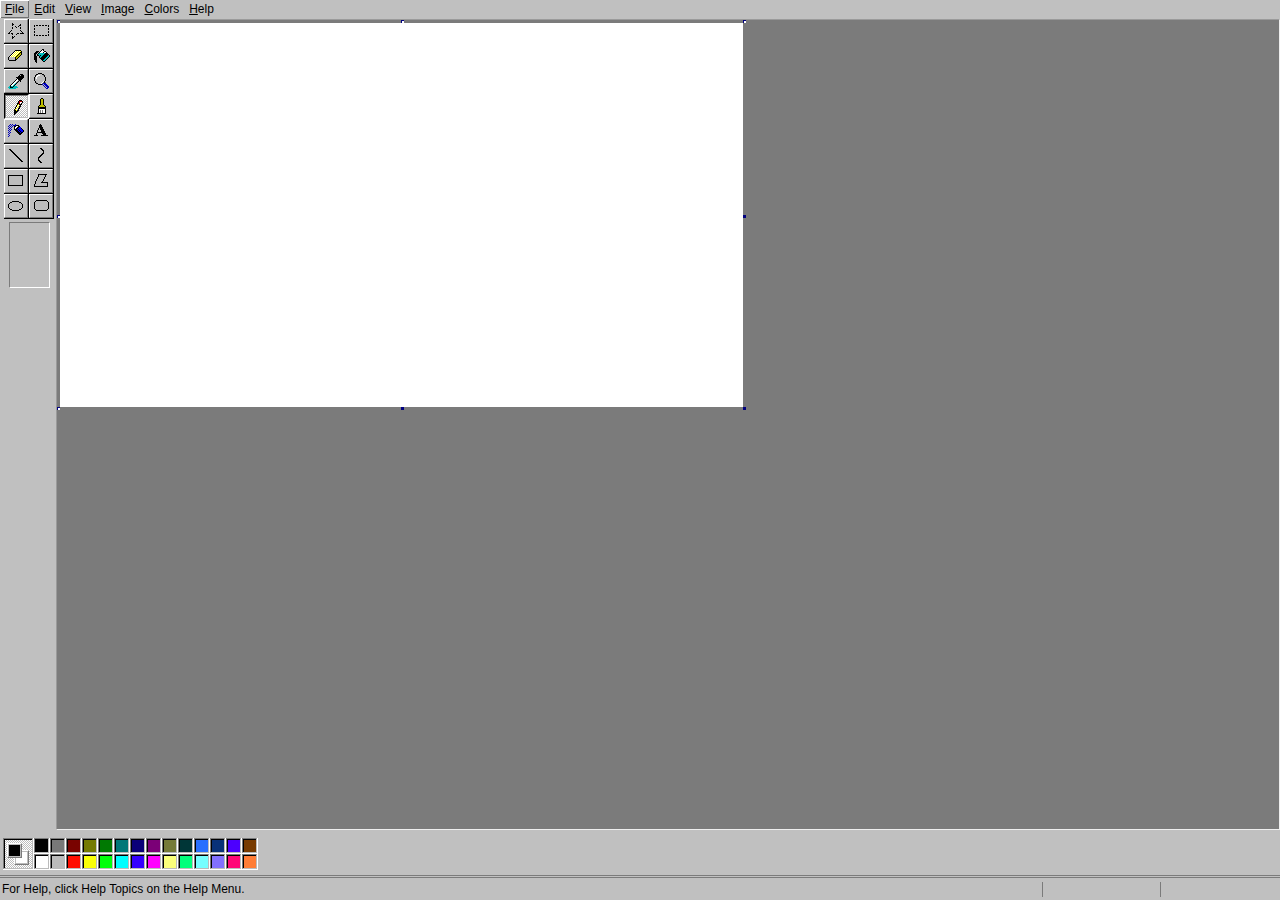
<file: res/plugins/Mspaint/index.html>
<!doctype html>
<html>
<head>
<meta charset="utf-8">
<title>Tim Chan's Mspaint</title>

<link href="styles/normalize.css" rel="stylesheet" type="text/css">
<link href="styles/layout.css" rel="stylesheet" type="text/css">
<link href="styles/print.css" rel="stylesheet" type="text/css" media="print">

<script>
	(function(){
		var default_theme = "classic.css";
		var theme_storage_key = "jspaint theme";

		var href_for = function(theme){
			return "styles/themes/" + theme;
		};
		try{
			var current_theme = localStorage[theme_storage_key];
		}catch(e){}

		current_theme = current_theme || default_theme;
		document.write('<link rel="stylesheet" type="text/css" href="' + href_for(current_theme) + '" id="theme-link" />');

		var theme_link = document.getElementById("theme-link");
		var theme_style = document.createElement("style");

		self.set_theme = function(theme){
			current_theme = theme;
			var can_probably_refresh_to_switch = true;
			try{
				localStorage[theme_storage_key] = theme;
			}catch(e){
				can_probably_refresh_to_switch = false;
			}
			fetch(href_for(theme))
			.catch(function(err){
				show_error_message(
					"Failed to load theme." +
					(can_probably_refresh_to_switch ? " You can probably reload the app to finish switching themes." : ""),
					err
				);
			})
			// I'm gonna tell a funny joke, just wait..
			.then(function(response) {
				// Q: Why is this a separate step?
				// A: Because response.text() returns a Promise!
				// XD: 馃槀馃槀馃槀 WHO DID THIS 馃槀馃槀馃槀馃槀 XD
				return response.text();
			})
			.then(function(css) {
				if(theme_link){
					theme_link.parentElement.removeChild(theme_link);
					theme_link = null;
				}
				theme_style.textContent = css;
				document.head.appendChild(theme_style);
				$(window).triggerHandler("theme-load");
			});
		};
		self.get_theme = function(){
			return current_theme;
		};
	})();
</script>

<link rel="icon" href="images/icons/16.png" sizes="16x16" type="image/png">
<link rel="icon" href="images/icons/32.png" sizes="32x32" type="image/png">
<link rel="icon" href="images/icons/48.png" sizes="48x48" type="image/png">
<link rel="icon" href="images/icons/128.png" sizes="128x128" type="image/png">
<link rel="icon" href="images/icons/windows.ico" sizes="16x16,32x32,48x48" type="image/icon">
<meta name="viewport" content="width=device-width, user-scalable=no">
</head>
<body>
<script src="lib/jquery.min.js"></script>
<script src="lib/pep.js"></script>
<script src="lib/canvas.toBlob.js"></script>
<script src="lib/gif.js/gif.js"></script>
<script src="lib/palette.js"></script>
<script src="lib/FileSaver.js"></script>
<script src="lib/font-detective.js"></script>
<script src="src/helpers.js"></script>
<script src="src/storage.js"></script>
<script src="src/$Component.js"></script>
<script src="src/$Window.js"></script>
<script src="src/$MenuBar.js"></script>
<script src="src/$ToolBox.js"></script>
<script src="src/$ColorBox.js"></script>
<script src="src/$FontBox.js"></script>
<script src="src/$Handles.js"></script>
<script src="src/OnCanvasObject.js"></script>
<script src="src/Selection.js"></script>
<script src="src/TextBox.js"></script>
<script src="src/image-manipulation.js"></script>
<script src="src/tool-options.js"></script>
<script src="src/tools.js"></script>
<script src="src/functions.js"></script>
<script src="src/manage-storage.js"></script>
<script src="src/imgur.js"></script>
<script src="src/help.js"></script>
<script src="src/app.js"></script>
<script src="src/menus.js"></script>
<script src="src/canvas-change.js"></script>
<script src="src/sessions.js"></script>
</body>
</html>
</file>
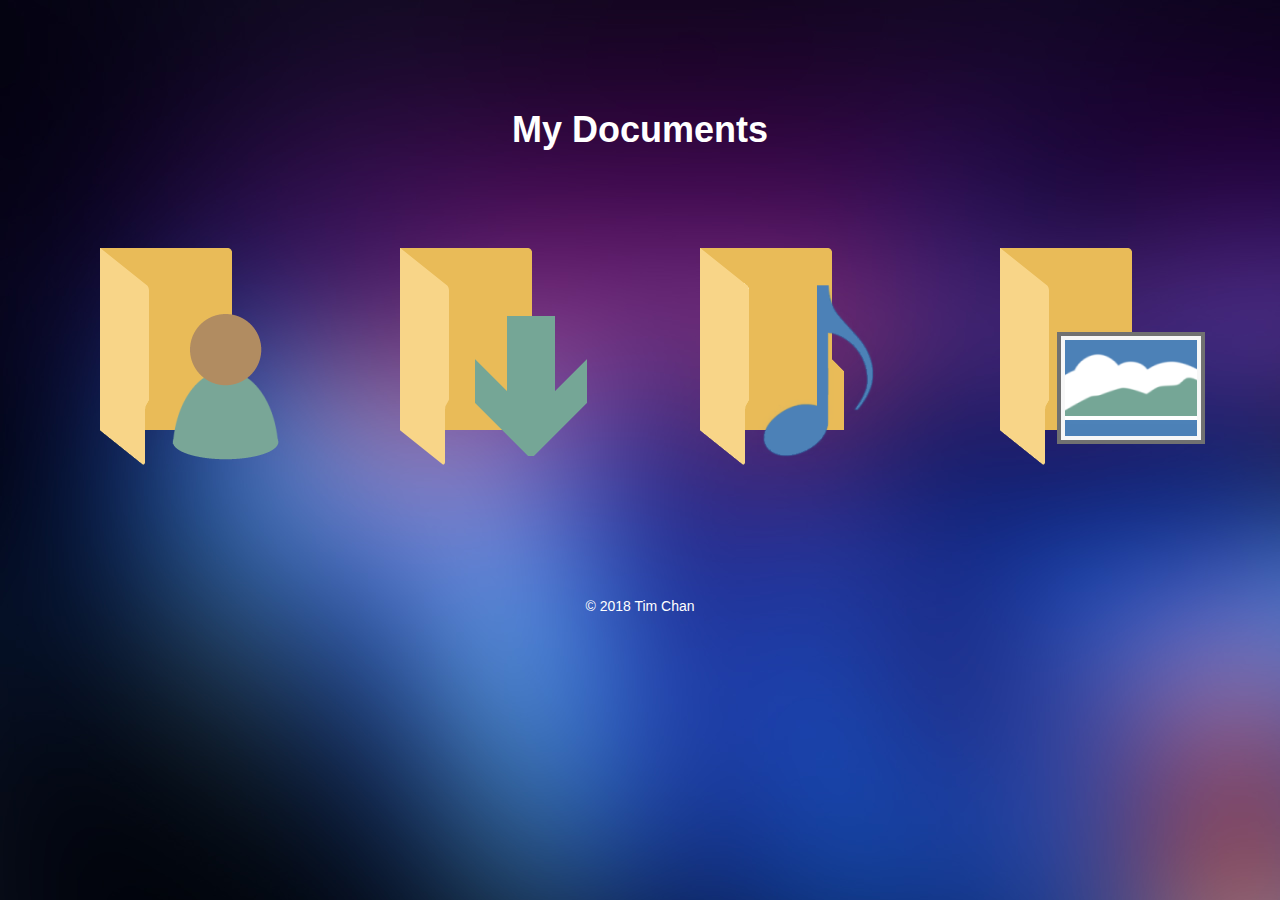
<file: res/plugins/my/index.html>
<!doctype html>
<html>
<head>
    <meta charset="utf-8">
    <meta name="keywords" content="">
    <meta name="description" content="">
    <link rel="shortcut icon" type="image/png" href="favicon.png" />
    <meta name="viewport" content="width=device-width, initial-scale=1, user-scalable=0">
    <link rel="stylesheet" type="text/css" href="./css/bootstrap.css">
    <link rel="stylesheet" id="ppstyle" type="text/css" href="style.css">
    
    <script src="./js/jquery-2.1.0.min.js"></script>
    <script src="./js/bootstrap.js"></script>
    <script src="./js/blocs.js"></script>
    
    <title>Tim Chan's NAS</title>
</head>
<body>
<!-- Main container -->
<div class="page-container">
    
<!-- bloc-0 -->
<div class="bloc bgc-davys-grey bg-crosses-s-bg l-bloc bg-repeat" id="bloc-0">
	<div class="container bloc-lg">
		<div class="row">
			<div class="col-sm-12">
				<h1 class="mg-md tc-white text-center">
					<strong style="color:#fff;">My Documents</strong>
				</h1>
			<br></div>
		</div>
		<div class="row voffset">
			<div class="col-sm-3">
				<a href="https://file.9366333.cn" target="_self"><img src="img/admin.ico" style="border-radius: 6px;" class="img-responsive" /></a>
				<div class="text-center">
					<a href="https://file.9366333.cn" class="a-btn ltc-white" target="_self"></a>
				</div>
			</div>
			<div class="col-sm-3">
				<a href="https://d.9366333.cn" data-caption="Image description" target="_self"><img src="img/download.ico" style="border-radius: 6px;" class="img-responsive" /></a>
				<div class="text-center">
					<a href="https://d.9366333.cn" class="a-btn ltc-white" target="_self"></a>
				</div>
			</div>
			<div class="col-sm-3">
				<a href="https://www.9366333.cn/res/plugins/media/demo" data-caption="Image description"><img src="img/music.ico" style="border-radius: 6px;" class="img-responsive" /></a>
				<div class="text-center">
					<a href="https://www.9366333.cn/res/plugins/media/demo" class="a-btn ltc-white" target="_self"></a>
				</div>
			</div>
			<div class="col-sm-3">
				<a href="https://www.9366333.cn/photo" data-caption="Image description" target="_self"><img src="img/picture.ico" style="border-radius: 6px;" class="img-responsive" /></a>
				<div class="text-center">
					<a href="https://www.9366333.cn/photo" class="a-btn ltc-white" target="_self"></a>
				</div>
			</div>
		</div>
	</div>
</div>
<!-- bloc-0 END -->
</div>
<!-- Main container END -->
<div style="color:#fff; "><center>© 2018 Tim Chan</center></div>
</body>
    
<!-- Google Analytics -->

<!-- Google Analytics END -->

</html>
</file>
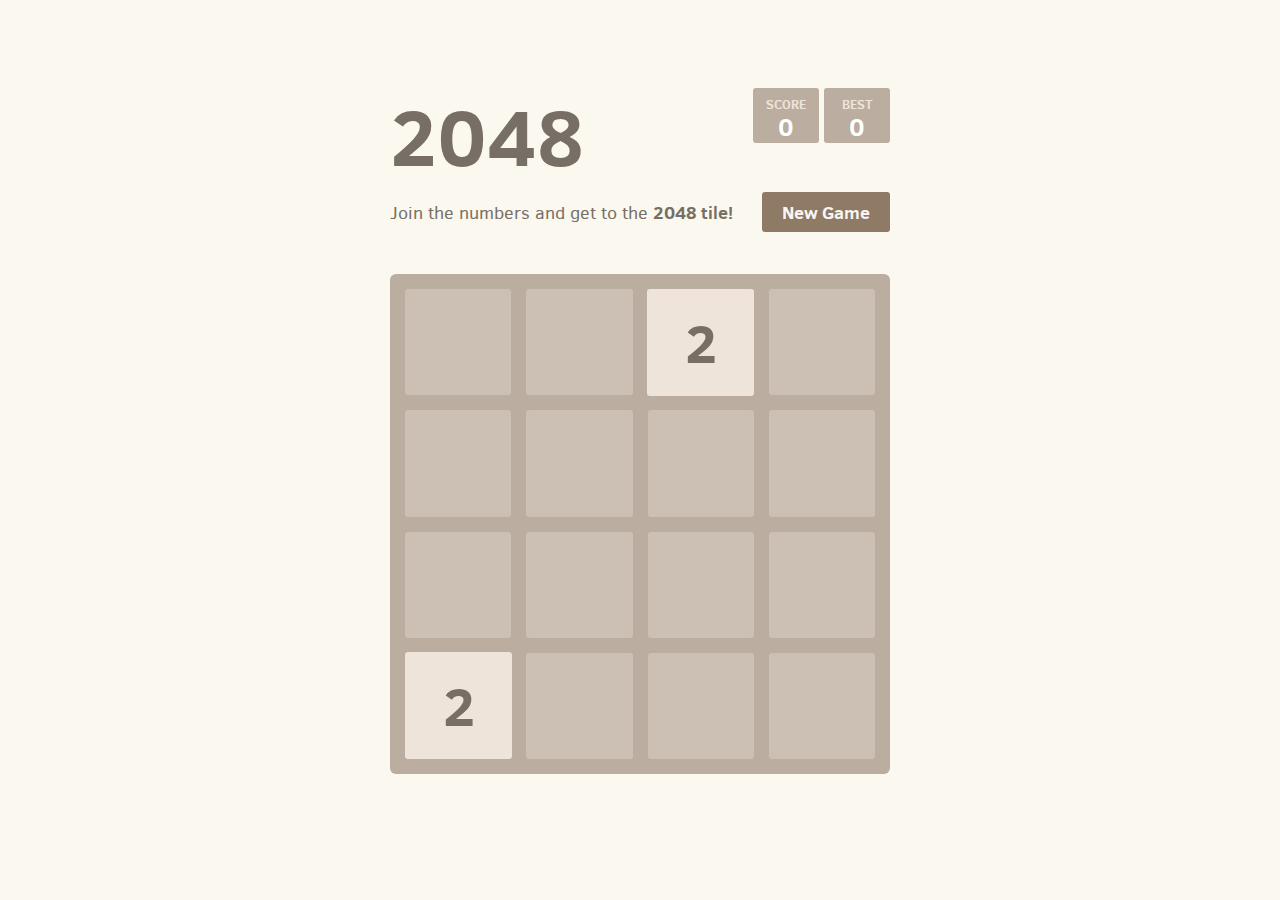
<file: res/plugins/games/2048/index.html>
<!DOCTYPE html>
<html>
<head>
  <meta charset="utf-8">
  <title>2048</title>

  <link href="style/main.css" rel="stylesheet" type="text/css">
  <link rel="shortcut icon" href="favicon.ico">
  <link rel="apple-touch-icon" href="meta/apple-touch-icon.png">
  <link rel="apple-touch-startup-image" href="meta/apple-touch-startup-image-640x1096.png" media="(device-width: 320px) and (device-height: 568px) and (-webkit-device-pixel-ratio: 2)"> <!-- iPhone 5+ -->
  <link rel="apple-touch-startup-image" href="meta/apple-touch-startup-image-640x920.png"  media="(device-width: 320px) and (device-height: 480px) and (-webkit-device-pixel-ratio: 2)"> <!-- iPhone, retina -->
  <meta name="apple-mobile-web-app-capable" content="yes">
  <meta name="apple-mobile-web-app-status-bar-style" content="black">

  <meta name="HandheldFriendly" content="True">
  <meta name="MobileOptimized" content="320">
  <meta name="viewport" content="width=device-width, target-densitydpi=160dpi, initial-scale=1.0, maximum-scale=1, user-scalable=no, minimal-ui">
</head>
<body>
  <div class="container">
    <div class="heading">
      <h1 class="title">2048</h1>
      <div class="scores-container">
        <div class="score-container">0</div>
        <div class="best-container">0</div>
      </div>
    </div>

    <div class="above-game">
      <p class="game-intro">Join the numbers and get to the <strong>2048 tile!</strong></p>
      <a class="restart-button">New Game</a>
    </div>

    <div class="game-container">
      <div class="game-message">
        <p></p>
        <div class="lower">
	        <a class="keep-playing-button">Keep going</a>
          <a class="retry-button">Try again</a>
        </div>
      </div>

      <div class="grid-container">
        <div class="grid-row">
          <div class="grid-cell"></div>
          <div class="grid-cell"></div>
          <div class="grid-cell"></div>
          <div class="grid-cell"></div>
        </div>
        <div class="grid-row">
          <div class="grid-cell"></div>
          <div class="grid-cell"></div>
          <div class="grid-cell"></div>
          <div class="grid-cell"></div>
        </div>
        <div class="grid-row">
          <div class="grid-cell"></div>
          <div class="grid-cell"></div>
          <div class="grid-cell"></div>
          <div class="grid-cell"></div>
        </div>
        <div class="grid-row">
          <div class="grid-cell"></div>
          <div class="grid-cell"></div>
          <div class="grid-cell"></div>
          <div class="grid-cell"></div>
        </div>
      </div>

      <div class="tile-container">

      </div>
    </div>
  </div>

  <script src="js/bind_polyfill.js"></script>
  <script src="js/classlist_polyfill.js"></script>
  <script src="js/animframe_polyfill.js"></script>
  <script src="js/keyboard_input_manager.js"></script>
  <script src="js/html_actuator.js"></script>
  <script src="js/grid.js"></script>
  <script src="js/tile.js"></script>
  <script src="js/local_storage_manager.js"></script>
  <script src="js/game_manager.js"></script>
  <script src="js/application.js"></script>
</body>
</html>
</file>
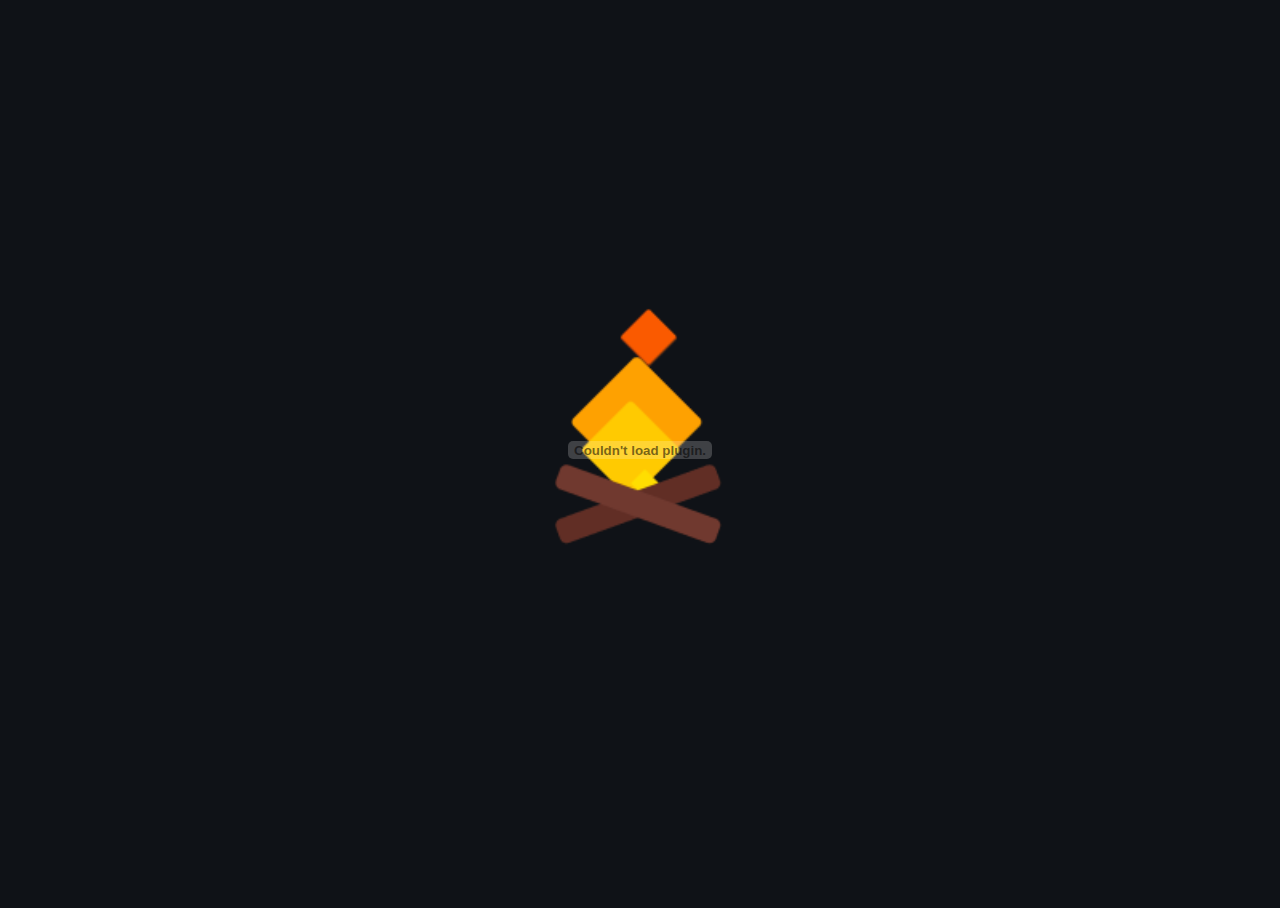
<file: res/plugins/games/BattleCity/index.html>
<!DOCTYPE HTML>
<html>
  <head>
  <meta http-equiv="Content-Type" content="text/html; charset=utf-8">
  <meta id="viewport" name="viewport" content="width=device-width,user-scalable=no" />
  <title>Tales</title>
    <style type="text/css">
    html
        {
        width:100%;
        height:100%;
        }
    body
        {
        background: url(".././loading.gif") fixed center center no-repeat;
        background-size: cover;
        background-color:#fff;
        overflow-x:hidden;
        overflow-y:hidden;
        width:100%;
        height:100%;
        }
    </style>
  <div class="wrapper">
    <EMBED style="LEFT: 0px; POSITION: absolute; TOP: -0px; absolute: " align=right src=./BattleCity.swf width=100% height=100% type=application/x-shockwave-flash wmode="transparent" quality="high" ;;></EMBED>
  </div>
  </head>
</html>
</file>
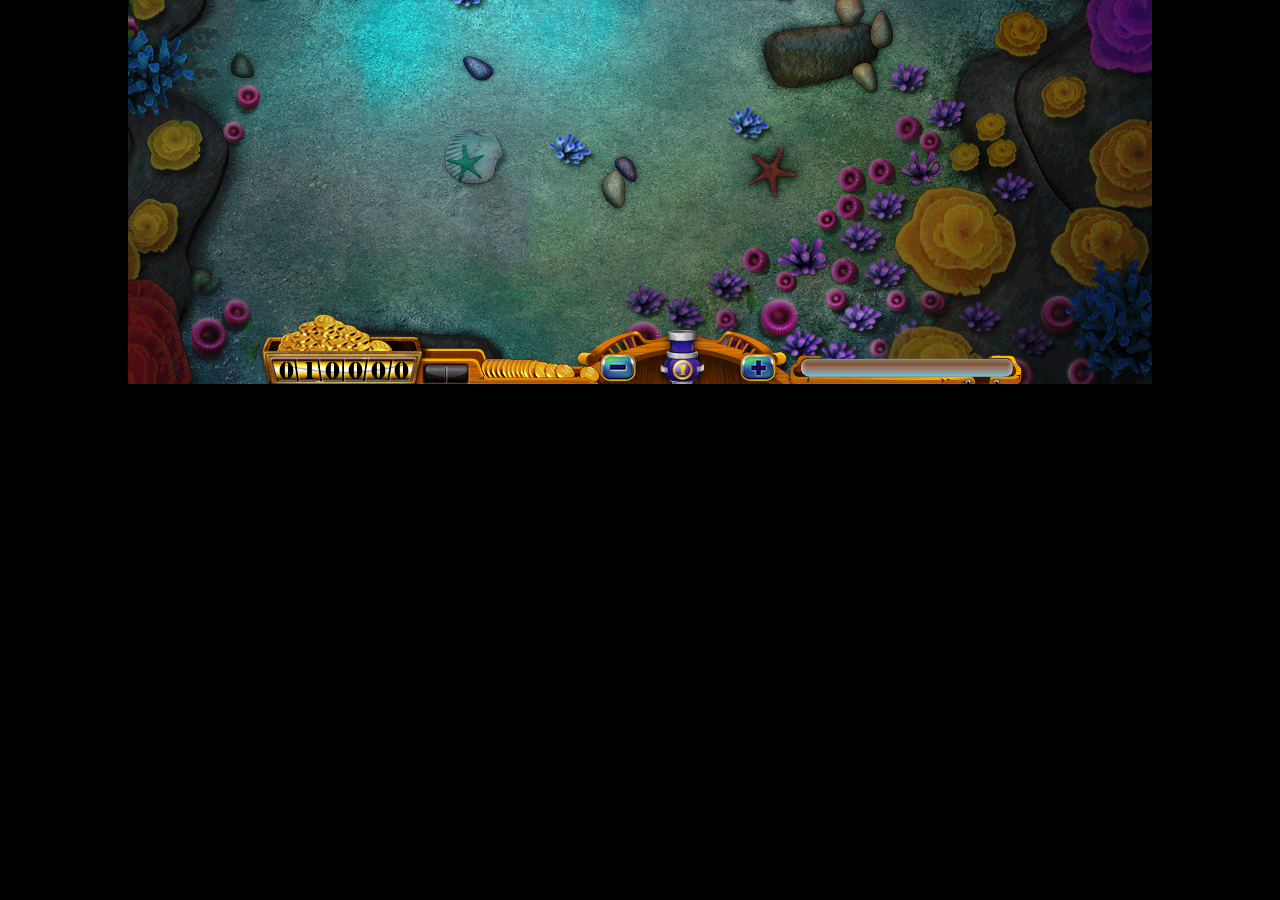
<file: res/plugins/games/fishjoy/index.html>
<!doctype html>
<head>
<meta http-equiv="Content-Type" content="text/html; charset=utf-8" />
<meta name="apple-mobile-web-app-capable" content="yes" />
<meta name="apple-mobile-web-app-status-bar-style" content="black" />

<style type="text/css">
body, div, canvas
{
    image-rendering: optimizeSpeed;
    -webkit-image-rendering: optimizeSpeed;
    -webkit-interpolation-mode: nearest-neighbor;
}
body{padding:0; margin:0;font-size:12px;background-color:#000;}
body, html{height: 100%;}
#outer{height:100%; overflow:hidden; position:relative; width:100%;}
#outer[id]{display:table; position:static;}
#middle{position:absolute; top:50%;} /* for ie only*/
#middle[id]{display:table-cell; vertical-align:middle; position:static;}
</style>

<title>Fish Joy in HTML5</title>

<script type="text/javascript" src="js/quark.base-1.0.0.alpha.min.js"></script>
<!--<script type="text/javascript" src="fishjoy.game.js"></script>-->
<script type="text/javascript" src="src/R.js"></script>
<script type="text/javascript" src="src/Utils.js"></script>
<script type="text/javascript" src="src/fishjoy.js"></script>
<script type="text/javascript" src="src/FishManager.js"></script>
<script type="text/javascript" src="src/FishGroup.js"></script>
<script type="text/javascript" src="src/views/Fish.js"></script>
<script type="text/javascript" src="src/views/Cannon.js"></script>
<script type="text/javascript" src="src/views/Bullet.js"></script>
<script type="text/javascript" src="src/views/Num.js"></script>
<script type="text/javascript" src="src/views/Player.js"></script>

</head>

<body>

<div id="outer">
	<div id="middle">
		<div id="container" style="position:relative;width:980px;height:545px;top:-50%;margin:0 auto;"></div>
		<div id="msg"></div>
	</div>
</div>
<div id="fps" style="position:absolute;top:0;left:0;color:#fff;"></div>

</body>

</html>
</file>
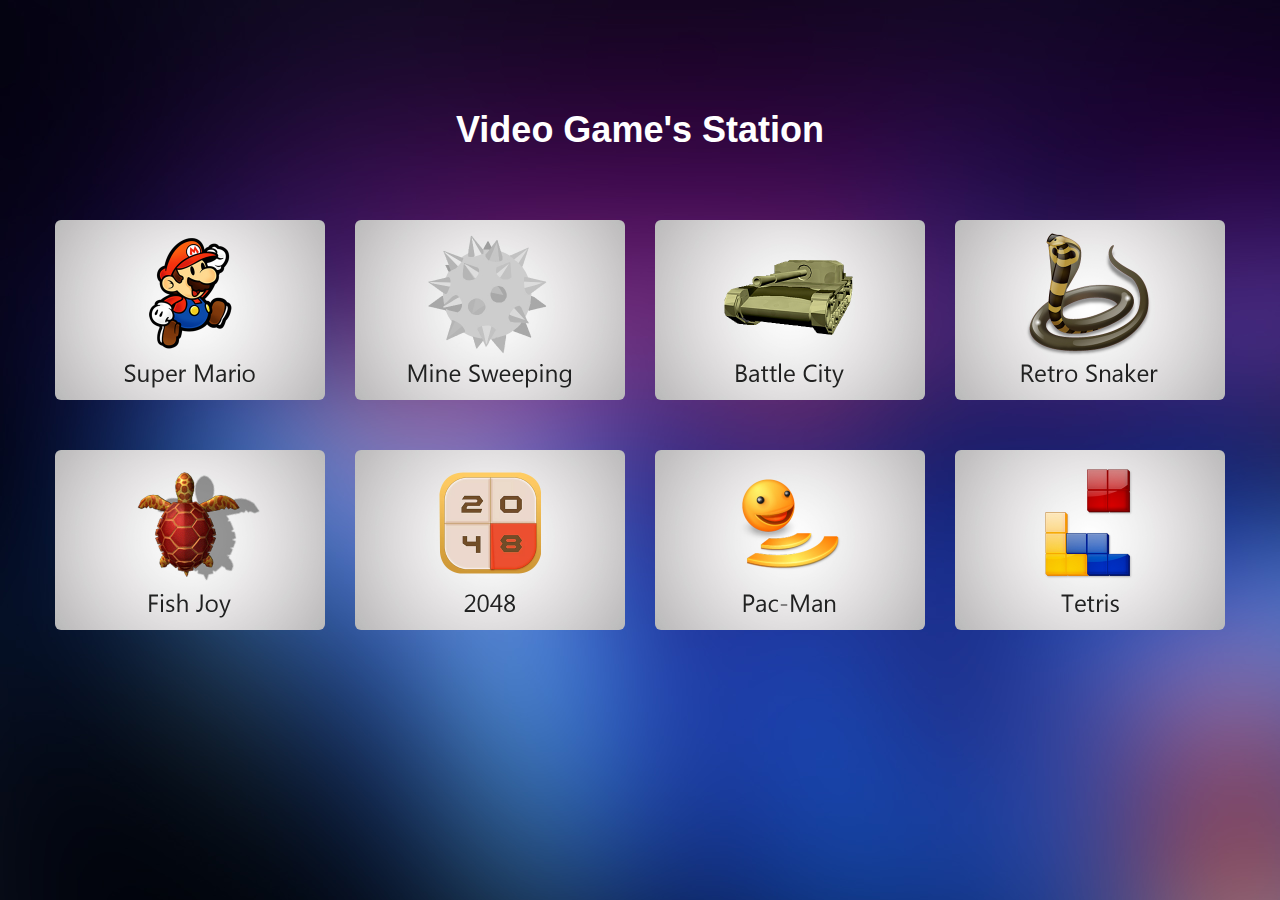
<file: res/plugins/games/main/index.html>
<!doctype html>
<html>
<head>
    <meta charset="utf-8">
    <meta name="keywords" content="">
    <meta name="description" content="">
    <link rel="shortcut icon" type="image/png" href="favicon.png" />
    <meta name="viewport" content="width=device-width, initial-scale=1, user-scalable=0">
    <link rel="stylesheet" type="text/css" href="./css/bootstrap.css">
    <link rel="stylesheet" id="ppstyle" type="text/css" href="style.css">
    
    <script src="./js/jquery-2.1.0.min.js"></script>
    <script src="./js/bootstrap.js"></script>
    <script src="./js/blocs.js"></script>
    
    <title>Tim Chan's NAS</title>
</head>
<body>
<!-- Main container -->
<div class="page-container">
    
<!-- bloc-0 -->
<div class="bloc bgc-davys-grey bg-crosses-s-bg l-bloc bg-repeat" id="bloc-0">
	<div class="container bloc-lg">
		<div class="row">
			<div class="col-sm-12">
				<h1 class="mg-md tc-white text-center">
					<strong style="color:#fff;">Video Game's Station</strong>
				</h1>
			<br></div>
		</div>
		<div class="row voffset">
			<div class="col-sm-3">
				<a href="https://www.9366333.cn/res/plugins/games/SuperMarioBros" target="_self"><img src="img/mario.jpg" style="border-radius: 6px;" class="img-responsive" /></a>
				<div class="text-center">
					<a href="https://www.9366333.cn/res/plugins/games/SuperMarioBros" class="a-btn ltc-white" target="_self"></a>
				</div>
			</div>
			<div class="col-sm-3">
				<a href="https://www.9366333.cn/res/plugins/games/mine" data-caption="Image description" target="_self"><img src="img/mine.jpg" style="border-radius: 6px;" class="img-responsive" /></a>
				<div class="text-center">
					<a href="https://www.9366333.cn/res/plugins/games/mine" class="a-btn ltc-white" target="_self"></a>
				</div>
			</div>
			<div class="col-sm-3">
				<a href="https://www.9366333.cn/res/plugins/games/BattleCity" data-caption="Image description"><img src="img/BattleCity.jpg" style="border-radius: 6px;" class="img-responsive" /></a>
				<div class="text-center">
					<a href="https://www.9366333.cn/res/plugins/games/BattleCity" class="a-btn ltc-white" target="_self"></a>
				</div>
			</div>
			<div class="col-sm-3">
				<a href="https://www.9366333.cn/res/plugins/games/snake" data-caption="Image description" target="_self"><img src="img/snake.jpg" style="border-radius: 6px;" class="img-responsive" /></a>
				<div class="text-center">
					<a href="https://www.9366333.cn/res/plugins/games/snake" class="a-btn ltc-white" target="_self"></a>
				</div>
			</div>
		</div>
		<div class="row voffset" >
			<div class="col-sm-3">
				<a href="https://www.9366333.cn/res/plugins/games/fishjoy" data-caption="Image description" target="_self"><img src="img/fish.jpg" style="border-radius: 6px;" class="img-responsive" /></a>
				<div class="text-center">
					<a href="https://www.9366333.cn/res/plugins/games/fishjoy" class="a-btn ltc-white" target="_self"></a>
				</div>
			</div>
			<div class="col-sm-3">
				<a href="https://www.9366333.cn/res/plugins/games/2048" data-caption="Image description" target="_self"><img src="img/2048.jpg" style="border-radius: 6px;" class="img-responsive" /></a>
				<div class="text-center">
					<a href="https://www.9366333.cn/res/plugins/games/2048" class="a-btn ltc-white" target="_self"></a>
				</div>
			</div>
			<div class="col-sm-3">
				<a href="https://www.9366333.cn/res/plugins/games/pac-man" data-caption="Image description" target="_self"><img src="img/pacman.jpg" style="border-radius: 6px;" class="img-responsive" /></a>
				<div class="text-center">
					<a href="https://www.9366333.cn/res/plugins/games/pac-man" class="a-btn ltc-white" target="_self"></a>
				</div>
			</div>
			<div class="col-sm-3">
				<a href="https://www.9366333.cn/res/plugins/games/tetris" target="_self"><img src="img/tetris.jpg" style="border-radius: 6px;" class="img-responsive" /></a>
				<div class="text-center">
					<a href="https://www.9366333.cn/res/plugins/games/tetris" class="a-btn ltc-white" target="_self"></a>
				</div>
			</div>
		</div>

	</div>
</div>
</body>
    
<!-- Google Analytics -->

<!-- Google Analytics END -->

</html>
</file>
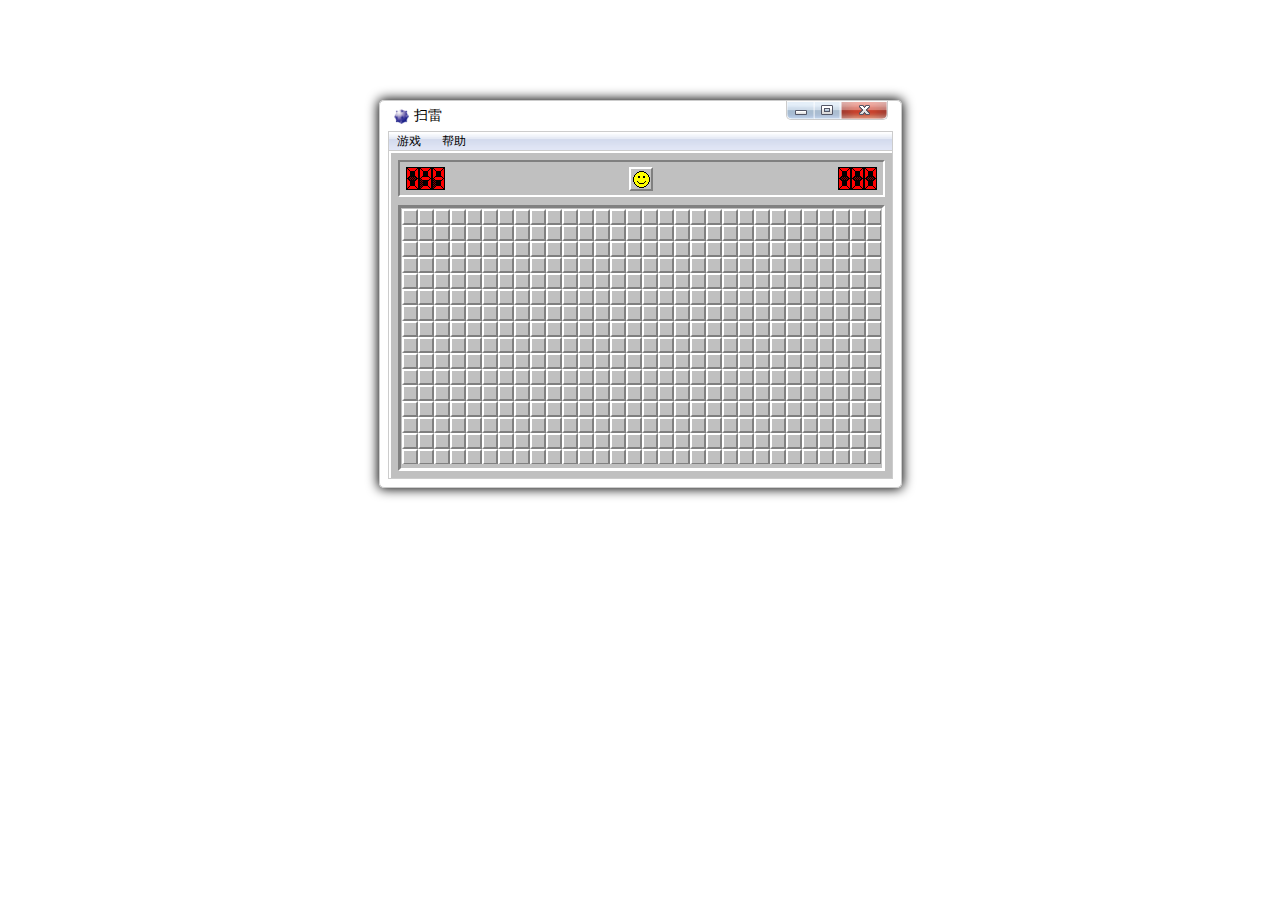
<file: res/plugins/games/mine/index.html>
<!DOCTYPE html>
<html>
<head>
	<meta charset="utf-8">
	<title>html5扫雷</title>
	<script type="text/javascript" src="mine.js"></script>
	<link rel="Stylesheet" type="text/css" href="mine.css" />
</head>
<body>

	<div class = "mine-wrap">
		<div class = "title clearfix">
			<div class="title-txt">扫雷</div>
			<ul class="window-control">
				<li class="window-min"></li>
				<li class="window-max"></li>
				<li class="window-close" onclick="window.close()"></li>
			</ul>
		</div>
		<div class="mine-main clearfix">
			<div class="mine-menu clearfix">
				<ul class="mine-menu-ul clearfix">
					<li class="menu-game">游戏
						<ul class="menu-sub clearfix">
							<li><span class="menu-sub-left"><input type="radio" name="mine-type"value ="0"></span><span class="menu-sub-right">初级</span></li>
							<li><span class="menu-sub-left"><input type="radio" name="mine-type" value ="1"></span><span class="menu-sub-right">中级</span></li>
							<li><span class="menu-sub-left"><input type="radio" name="mine-type" value ="2"></span><span class="menu-sub-right">高级</span></li>
							<li><span class="menu-sub-left"><input type="radio" name="mine-type" value ="3"></span><span class="menu-sub-right">自定义</span></li>

						</ul>
					</li>
					<li>帮助</li>
				</ul>
			</div>
			<div class="mine-con">
				<div class="game-tags clearfix">
					<div class="game-tag-images">
						<img src="res/d0.bmp">
						<img src="res/d0.bmp">
						<img src="res/d0.bmp">
					</div>
					<div class="game-face">
						<img src="res/face_normal.bmp" onclick = "mine1.init()" id="face">
					</div>
					<div class="game-time-images">
						<img src="res/d0.bmp">
						<img src="res/d0.bmp">
						<img src="res/d0.bmp">
					</div>
				</div>
				<div class="mine-canvas">
					<canvas id="mine1" width="" height=""></canvas>
				</div>
			</div>
		</div>
	</div>
	<!-- 预加载图片资源 -->
	<div class ="load-images">
		<img src ="res/blank.bmp" >
		<img src ="res/0.bmp" >
		<img src ="res/flag.bmp" >
		<img src ="res/ask.bmp" >
		<img src ="res/mine.bmp" >
		<img src ="res/blood.bmp" >
		<img src ="res/error.bmp" >
		<img src ="res/0.bmp" >
		<img src ="res/1.bmp" >
		<img src ="res/2.bmp" >
		<img src ="res/3.bmp" >
		<img src ="res/4.bmp" >
		<img src ="res/5.bmp" >
		<img src ="res/6.bmp" >
		<img src ="res/7.bmp" >
		<img src ="res/8.bmp" >
	</div>

	<script>
	var mine1;
	window.onload = function(){

		document.getElementsByClassName('mine-wrap')[0].style.display = "block";
		
		mine1 = new Mine("mine1",'face',30,16,99,"game-tag-images","game-time-images");
		mine1.init();

		var inputEle = document.getElementsByTagName('input');

		for (var i = 0; i < inputEle.length; i++) {
			inputEle[i].onclick = function(){
				var width,height,minenum;
				if(this.value == 0){
					width =9;height =9;minenum = 10;
				}
				else if(this.value == 1){
					width =16;height =16;minenum = 40;
				}
				else if(this.value == 2){
					width =30;height =16;minenum = 99;
				}else if(this.value ==3){
					width =prompt("请输入宽(9-30)");
					height = width && prompt("请输入高(9-24)");
					minenum = height && prompt("请输入雷的数量(10-200)");
					if(!(width && height && minenum)){
						return;
					}
					if(width<9){width = 9;}
					if(width>30){width = 30;}
					if(height<9){height = 9;}
					if(height>24){height = 24;}
					if(minenum<10){minenum = 10;}
					if(minenum>200){minenum = 200;}
					if(minenum>height * width){minenum =10;}
				}
				mine1.paneheight = height;//有几行
				mine1.panewidth = width;//有几列
				mine1.minenum = minenum;//有几个雷

				mine1.init();
				document.getElementsByClassName("mine-wrap")[0].style.width = width * mine1.PANE_SIZE + 25 + "px";
			}
		};

	}

	</script>
</body>
</file>
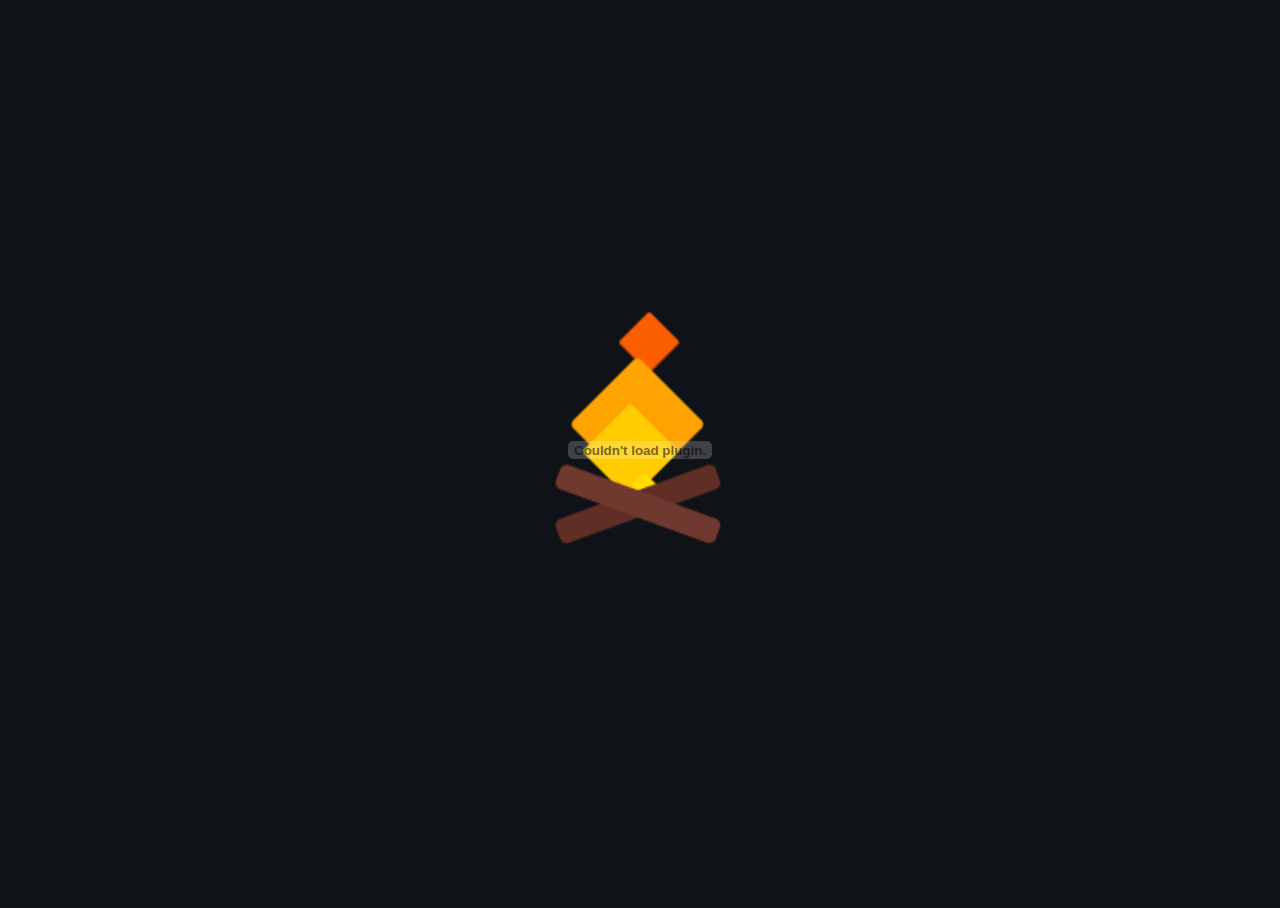
<file: res/plugins/games/OrboxB/index.html>
<!DOCTYPE HTML>
<html>
  <head>
  <meta http-equiv="Content-Type" content="text/html; charset=utf-8">
  <meta id="viewport" name="viewport" content="width=device-width,user-scalable=no" />
  <title>Tales</title>
    <style type="text/css">
    html
        {
        width:100%;
        height:100%;
        }
    body
        {
        background: url(".././loading.gif") fixed center center no-repeat;
        background-size: cover;
        background-color:#fff;
        overflow-x:hidden;
        overflow-y:hidden;
        width:100%;
        height:100%;
        }
    </style>
  <div class="wrapper">
    <EMBED style="LEFT: 0px; POSITION: absolute; TOP: 0px; absolute: " align=right src=./OrboxB.swf width=100% height=100% type=application/x-shockwave-flash wmode="transparent" quality="high" ;;></EMBED>
  </div>
  </head>
</html>
</file>
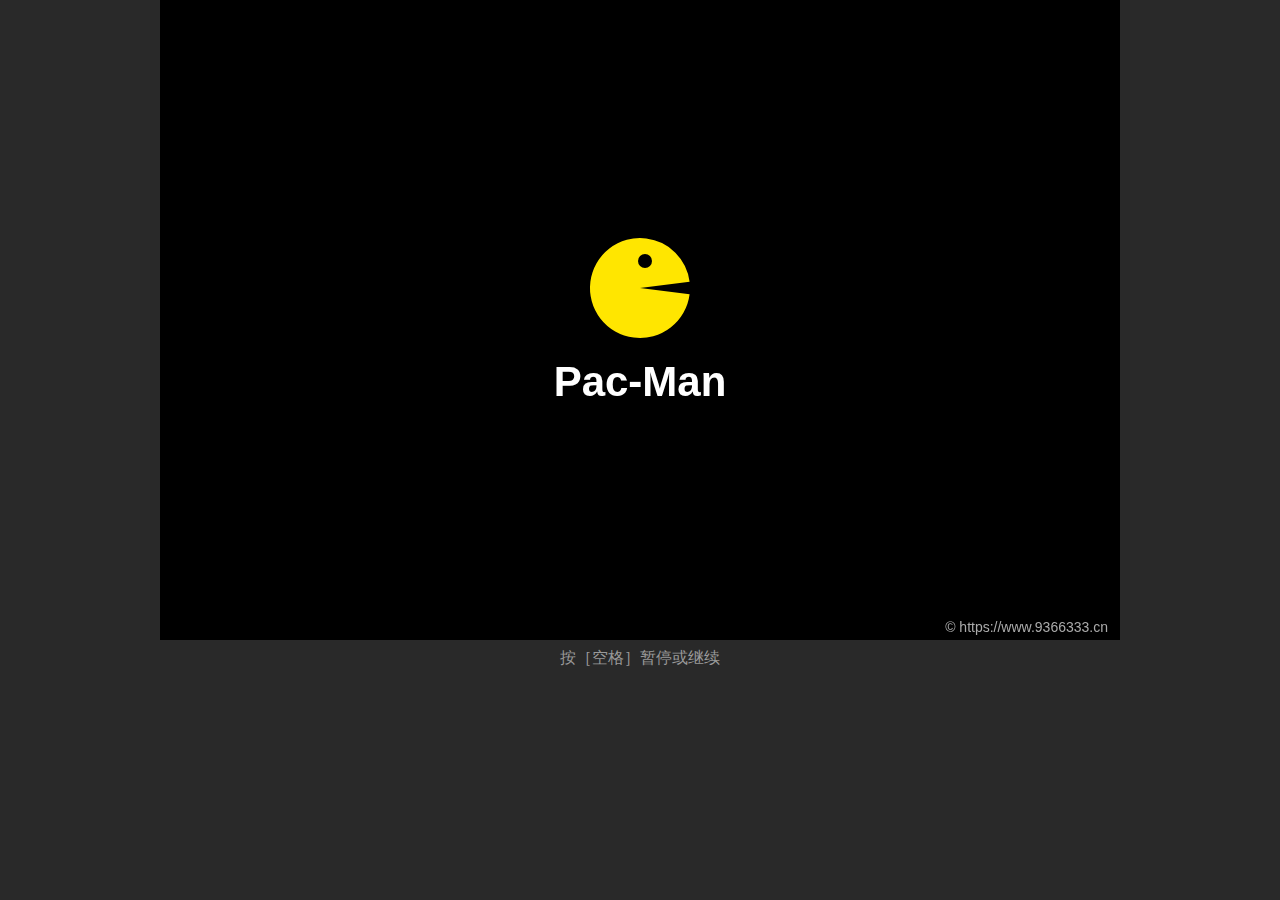
<file: res/plugins/games/pac-man/index.html>
<html>
<head>
<meta charset="utf8">
<title>Pac-Man . 吃豆游戏</title>
<link rel="shortcut icon" href="favicon.png">
<style>
	body{background-color: #292929}
	*{padding:0;margin:0;}
	.wrapper{
		width: 960px;
		margin:0 auto;
		line-height:36px;
		text-align:center;
		color:#999;
	}
	canvas{display:block;background: #000;}
	.mod-botton{
		height: 32px;
		padding: 15px 0;
		text-align: center;
	}
</style>
</head>
<body>

<div class="wrapper">
	<canvas id="canvas" width="960" height="640">不支持画布</canvas>
	<p>按［空格］暂停或继续</p>		
</div>
<script src="game.js"></script>
<script src="index.js"></script>
</body>
</html>
</file>
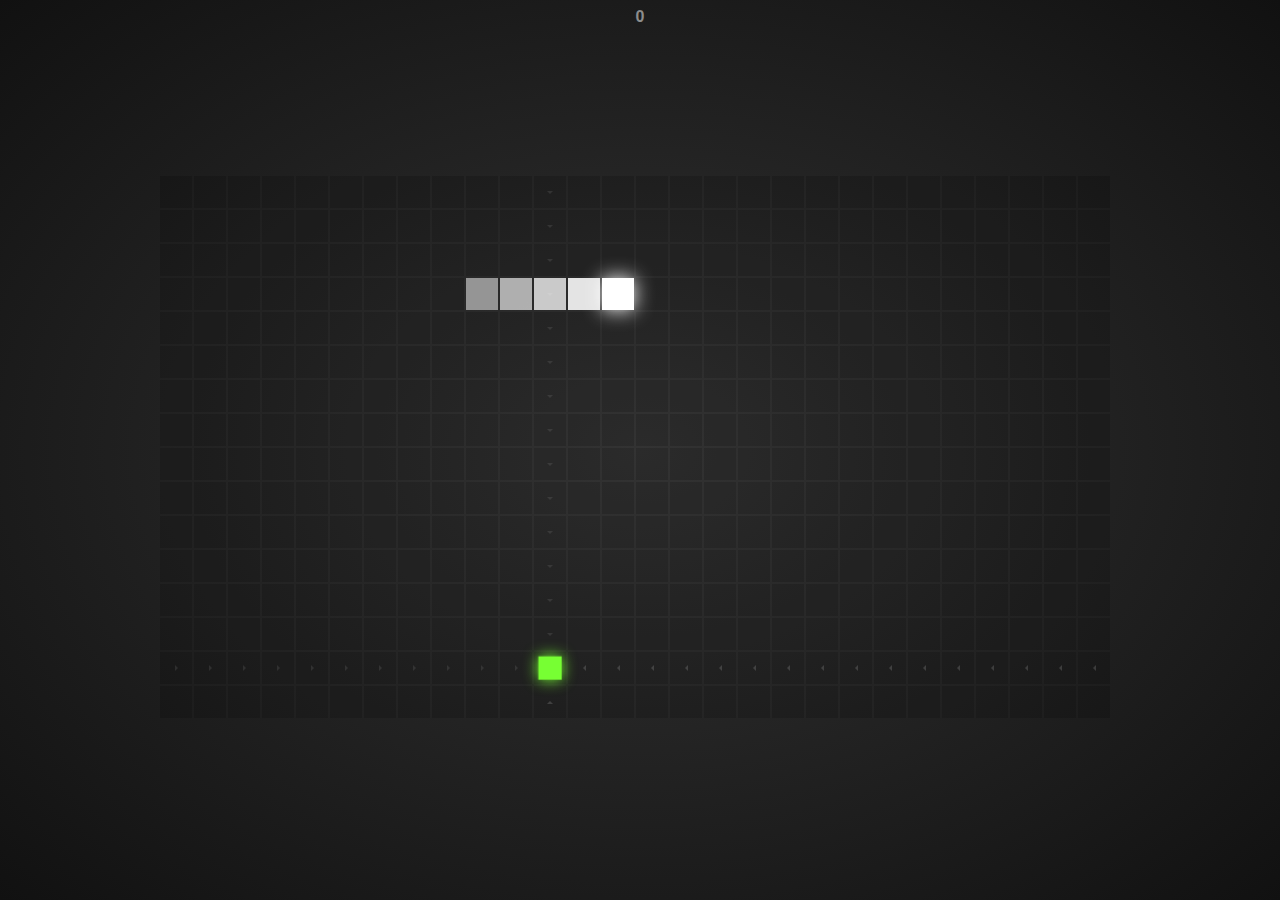
<file: res/plugins/games/snake/index.html>
<!doctype html>
<html lang="zh">
<head>
	<meta charset="UTF-8">
	<meta http-equiv="X-UA-Compatible" content="IE=edge,chrome=1"> 
	<meta name="viewport" content="width=device-width, initial-scale=1.0">
	<title>snake</title>
	<link rel='stylesheet' href='css/reset.css'>
	<link rel="stylesheet" type="text/css" href="css/default.css">
	<link rel="stylesheet" type="text/css" href="css/game.css">
	<script src="js/modernizr.js" type="text/javascript"></script>
</head>
<body>
	<div class="htmleaf-container">
	</div>
	<div class="score">0</div>
	<div class="stage"></div>
	
	<script src="js/jquery-2.1.1.min.js"></script>
	<script type="text/javascript" src='js/stopExecutionOnTimeout.js?t=1'></script>
	<script type="text/javascript" src="js/game.js"></script>
</body>
</html>
</file>
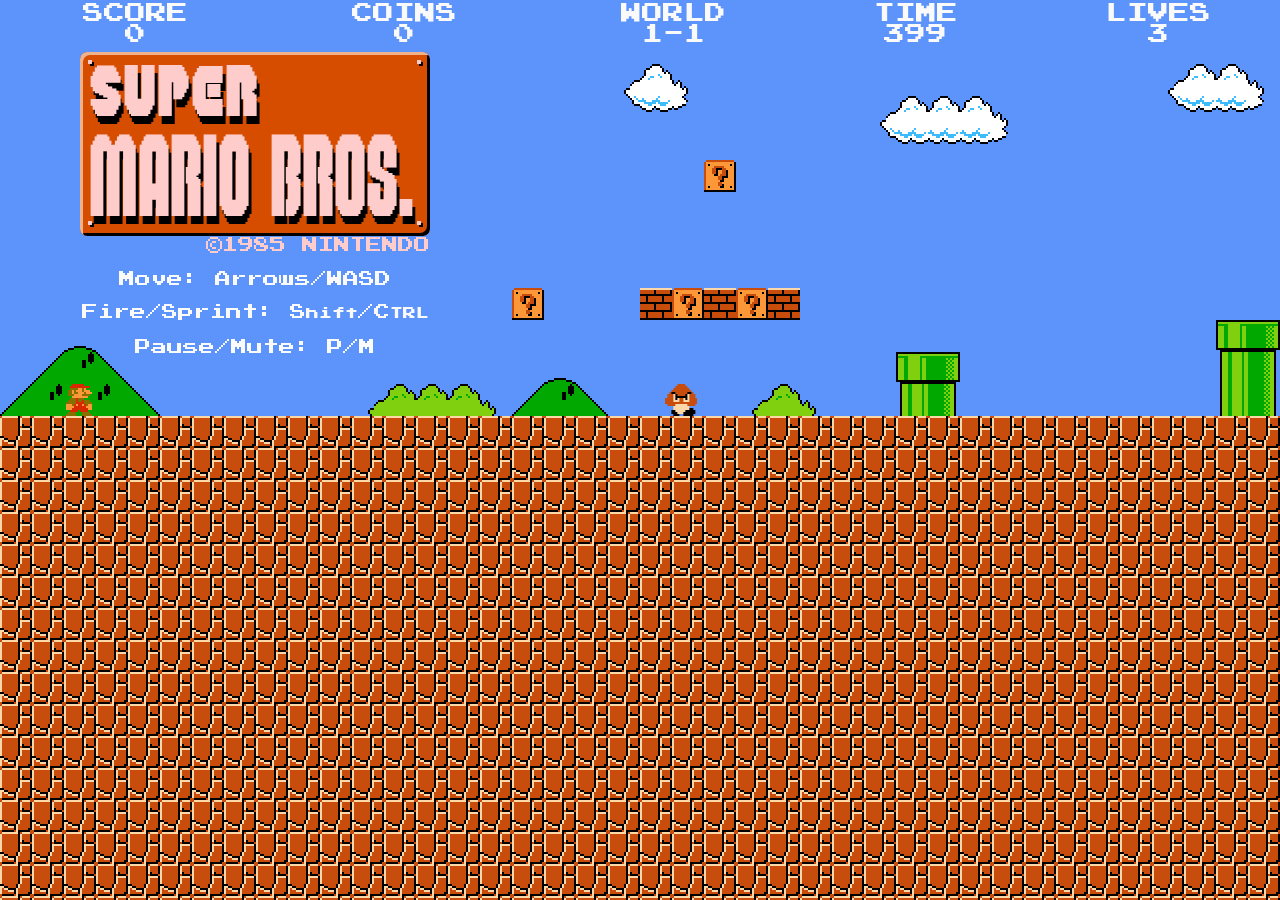
<file: res/plugins/games/SuperMarioBros/index.html>
<!DOCTYPE html>
<html lang="en-us">
<head>
    <meta charset="utf-8">
    <title>Full Screen Mario</title>

    <link href="mario.css" rel="stylesheet">
    <link href="Fonts/stylesheet.css" rel="stylesheet">

    <script src="data.js"></script>
    <script src="editor.js"></script>
    <script src="events.js"></script>
    <script src="generator.js"></script>
    <script src="library.js"></script>
    <script src="load.js"></script>
    <script src="maps.js"></script>
    <script src="mario.js"></script>
    <script src="quadrants.js"></script>
    <script src="sounds.js"></script>
    <script src="sprites.js"></script>
    <script src="things.js"></script>
    <script src="toned.js"></script>
    <script src="triggers.js"></script>
    <script src="upkeep.js"></script>
    <script src="utility.js"></script>
    <script src="gamepad.js"></script>

</head>
<body onload="FullScreenMario()">
</body>
</html>
</file>
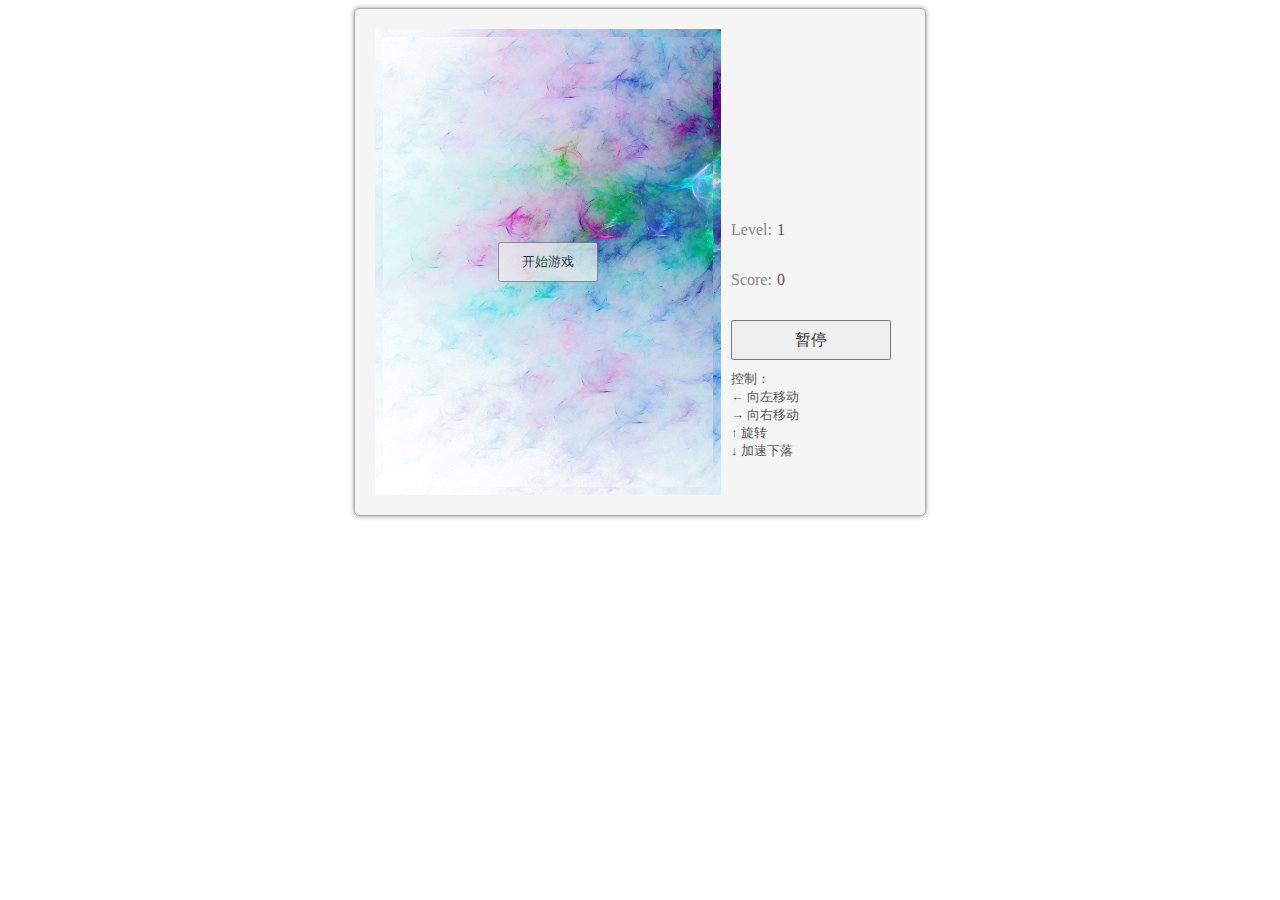
<file: res/plugins/games/tetris/index.html>
<!DOCTYPE html>
<html>
	<head>
		<meta charset="UTF-8">
		<title>俄罗斯方块</title>
		<link rel="stylesheet" type="text/css" href="css/index.css" />
		<script src="libs/jquery.js"></script>
	</head>
	<body>
		<div class="bg">
			<div id="gameBoxBg">
				<div id="gameBox">
					<div class="mask">
						<button id="start">开始游戏</button>
					</div>
				</div>
			</div>
			<div id="rigth">
				<div class="next"></div>
				<div id="level"><span>Level:</span><span class="level">1</span></div>
				<div id="score"><span>Score:</span><span class="score">0</span></div>
				<button id="pause">暂停</button>
				<p>控制：</p>
				<p>← 向左移动</p>
				<p>→ 向右移动</p>
				<p>↑ 旋转</p>
				<p>↓ 加速下落</p>
			</div>
		</div>

	</body>
	<script src="js/game.js"></script>
</html>
</file>
<file: res/plugins/Mspaint/styles/print.css>
html, body, .jspaint {
	width: 100%;
	height: 100%;
	margin: 0;
	padding: 0;
	border: 0;
	overflow: hidden;
}

.canvas-area,
.canvas-area canvas {
	position: fixed;
	left: 0;
	top: 0;
	max-width: 100%;
}

.window,
.handle,
.status-area,
.menus,
.component-area {
	display: none !important;
}

* {
	background: transparent !important;
}
</file>
<file: res/plugins/my/style.css>
/*-----------------------------------------------------------------------------------*/
/*	    My Site
/*      Built with Blocs
/*-----------------------------------------------------------------------------------*/

body{
	margin:0;
	padding:0;
    background:#525254;
    overflow-x:hidden;
    -webkit-font-smoothing: antialiased;
    -moz-osx-font-smoothing: grayscale;
	background-image:url('img/bg.jpg');
}
a:hover{text-decoration: none; cursor:pointer;}

a,button{outline: none!important;} /* Prevent ugly blue glow on chrome and safari */



/* Globals type styling */
   
 h1, h2, h3, h4, h5, h6, p, label, .btn, a{
	font-family:"Helvetica";
}


/* Site container width */

.container{
	max-width:1170px;
}

/* = Blocs
-------------------------------------------------------------- */

.bloc{
	width:100%;
	clear:both;
	background: 50% 50% no-repeat;
	padding:0 50px;
	-webkit-background-size: cover;
	-moz-background-size: cover;
	-o-background-size: cover;
	background-size: cover;
	position:relative;
}
.bloc .container{
	padding-left:0;
	padding-right:0;
}


/* Sizes */

.bloc-lg{
	padding:100px 50px;
}


/* Background Styles */

.bg-center,.bg-l-edge,.bg-r-edge,.bg-t-edge,.bg-b-edge,.bg-tl-edge,.bg-bl-edge,.bg-tr-edge,.bg-br-edge,.bg-repeat{
	-webkit-background-size: auto!important;
	-moz-background-size: auto!important;
	-o-background-size: auto!important;
	background-size: auto!important;
}
.bg-repeat{
	background:repeat;
}


/* Dark theme */

.d-bloc{
	color:rgba(255,255,255,.7);
}
.d-bloc button:hover{
	color:rgba(255,255,255,.9);
}
.d-bloc h1, .d-bloc h2, .d-bloc h3, .d-bloc h4,.d-bloc h5, .d-bloc h6, .d-bloc .ico{
	color:rgba(255,255,255,.9);
}
.d-bloc .icon-round,.d-bloc .icon-square,.d-bloc .icon-rounded,.d-bloc .icon-semi-rounded-a,.d-bloc .icon-semi-rounded-b{
	border-color:rgba(255,255,255,.9);
}
.d-bloc .divider-h span{
	border-color:rgba(255,255,255,.2);
}
.d-bloc a{
	color:rgba(255,255,255,.6);
}
.d-bloc a:hover{
	color:rgba(255,255,255,1);
}
.d-bloc .navbar-toggle .icon-bar{
	background:rgba(255,255,255,1);
}
.d-bloc .btn-wire,.d-bloc .btn-wire:hover{
	color:rgba(255,255,255,1);
	border-color:rgba(255,255,255,1);
}
.d-bloc .panel{
	color:rgba(0,0,0,.5);
}
.d-bloc .panel button:hover{
	color:rgba(0,0,0,.7);
}
.d-bloc .panel h1,.d-bloc .panel h2, .d-bloc .panel h3, .d-bloc .panel h4, .d-bloc .panel h5, .d-bloc .panel h6, .d-bloc .ico{
	color:rgba(0,0,0,.7);
}
.d-bloc .panel icon{
	border-color:rgba(0,0,0,.7);
}
.d-bloc .panel .divider-h span{
	border-color:rgba(0,0,0,.1);
}
.d-bloc .panel a{
	color:rgba(0,0,0,.6);
}
.d-bloc .panel a:hover{
	color:rgba(0,0,0,1);
}
.d-bloc .panel .btn-wire, .d-bloc .panel .btn-wire:hover{
	color:rgba(0,0,0,.7);
	border-color:rgba(0,0,0,.3);
}


/* Light theme */

.l-bloc{
	color:rgba(0,0,0,.5);
}
.l-bloc button:hover{
	color:rgba(0,0,0,.7);
}
.l-bloc h1,.l-bloc h2,.l-bloc h3,.l-bloc h4,.l-bloc h5, .l-bloc h6, .l-bloc .ico{
	color:rgba(0,0,0,.7);
}
.l-bloc .icon-round,.l-bloc .icon-square,.l-bloc .icon-rounded,.l-bloc .icon-semi-rounded-a,.l-bloc .icon-semi-rounded-b{
	border-color:rgba(0,0,0,.7);
}
.l-bloc .divider-h span{
	border-color:rgba(0,0,0,.1);
}
.l-bloc a{
	color:rgba(0,0,0,.6);
}
.l-bloc a:hover{
	color:rgba(0,0,0,1);
}
.l-bloc .navbar-toggle .icon-bar{
	color:rgba(0,0,0,.6);
}
.l-bloc .btn-wire, .l-bloc .btn-wire:hover{
	color:rgba(0,0,0,.7);
	border-color:rgba(0,0,0,.3);
}

/* Row Margin Offsets */

.voffset{
	margin-top:30px;
}

/* Bloc text custom styling */


/* = NavBar
-------------------------------------------------------------- */

.navbar{
	margin-bottom: 0;
	z-index:1;
}
.navbar-brand{
	height:auto;
	padding:15px 15px;
	font-size:25px!important;
	font-weight:normal;
	font-weight:600;
}
.navbar-brand img{
	max-height: 200px;
	margin: 0 5px 0 0;
	display:inline;
}
.navbar-brand{
	padding: 15px 15px;
}
.navbar .nav{
	padding-top: 2px;
	margin-right: -16px;
	float:right;
	z-index:1;
}
.nav > li{
	float:left;
	margin-top:4px;
	font-size:16px;
}
.navbar-nav .open .dropdown-menu > li > a{
	text-align: inherit;
}
.nav > li a:hover, .nav > li a:focus{
	background:transparent;
}
.navbar-toggle{
	margin: 10px 10px 0 0;
	border: 0px;
}
.navbar-toggle:hover{
	background:transparent!important;
}
.navbar-toggle .icon-bar{
	background-color: rgba(0,0,0,.5);
	width: 26px;
}
 /* Inverted navbar */

.nav-invert .navbar .nav{
	float:left;
}
.nav-invert .navbar-header, .nav-invert .navbar-brand{
	float:right;
}
@media (min-width: 768px){
	.site-navigation{
		position:absolute;
		top:50%;
		right:20px;
		transform:translate(0, -50%);
		-webkit-transform:translateY(-50%);
	}
	.nav-invert .site-navigation{
		left:20px;
		right:0;
	}
	.nav-center{
		text-align:center;
	}
	.nav-center .navbar-header{
		width:100%;
	}
	.nav-center .navbar-header, .nav-center .navbar-brand, .nav-center .nav > li{
		float: none;
		display:inline-block;
	}
	.nav-center .site-navigation{
		position:relative;
		width:100%;
		margin-top:20px;
	}
}
.nav > li > .dropdown a{
	background: none!important;
	display: block;
	padding: 14px 15px;
}

nav .caret{
	margin: 0 5px;
}

/* = Bric adjustment margins
-------------------------------------------------------------- */

.mg-md{
	margin-top:10px;
	margin-bottom:20px;
}

/* = Buttons
-------------------------------------------------------------- */

.btn{
	margin: 0 5px 5px 0;
}
.btn.pull-right{
	margin: 0 0 5px 5px;
}
.btn-d,.btn-d:hover,.btn-d:focus{
	color:#FFF!important;
	background:rgba(0,0,0,.3);
}

/* Prevent ugly blue glow on chrome and safari */
button{
	outline: none!important;
}

.a-btn{
	padding: 6px 10px 6px 0;
	line-height: 1.42857143;
	display:inline-block;
}
.text-center .a-btn{
	padding: 6px 0;
}
.dropdown a .caret{
	margin:0 0 0 5px}
/* = Icons
-------------------------------------------------------------- */
.icon-lg{
	font-size:60px!important;
}


/* = Text & Icon Styles
-------------------------------------------------------------- */
.lg-shadow{
	text-shadow:0 2px 5px rgba(0,0,0,.5);
}


.panel-sq, .panel-sq .panel-heading, .panel-sq .panel-footer{
	border-radius:0;
}
.panel-rd{
	border-radius:30px;
}
.panel-rd .panel-heading{
	border-radius:29px 29px 0 0;
}
.panel-rd .panel-footer{
	border-radius:0 0 29px 29px;
}



/* Empty space fillers - Used on empty blocs to fill them out */

.empty-column,.empty-column.thin{
	width:100%;
	height:350px;
	display:inline-block;
}
.empty-column{
	height:350px;
}
.empty-column.thin{
	height:150px;
}
/* iFrame */

iframe{
	border:0;
}

/* = Custom Colour Styling
-------------------------------------------------------------- */

/* Background colour styles */

/*.bgc-davys-grey{
	background-color:#525254;*/
}
/* Text colour styles */

.tc-white{
	color:#ffffff!important;
}
/* Link colour styles */

.ltc-white{
	color:#ffffff!important;
}
.ltc-white:hover{
	color:#ffffff!important;
}

/* Bloc image backgrounds */


}
.bg-crosses-s-bg{

}



/* = Mobile adjustments 
-------------------------------------------------------------- */
@media (max-width: 1024px)
{
    .bloc{
        padding-left: 20px; 
        padding-right: 20px;  
    }
}
@media (max-width: 768px)
{
    .container{width:100%;}
    .b-parallax{background-attachment:scroll;}
    .page-container, #hero-bloc{overflow-x: hidden;position: relative;} /* Prevent unwanted side scroll on mobile */  
}
@media (max-width: 767px)
{
    .page-container{
        overflow-x: hidden;
        position:relative;
    }
    h1,h2,h3,h4,h5,h6,p{
        padding-left:10px!important; 
        padding-right:10px!important; 
    }
    #hero-bloc h1{
        font-size:40px;
    }
    #hero-bloc h2{
        font-size:34px;
    }
    #hero-bloc h3{
        font-size:25px;
    }
    .bloc{
        padding-left: 0; 
        padding-right: 0;  
        -webkit-background-size: auto 200%;
        -moz-background-size: auto 200%;
        -o-background-size: auto 200%;
        background-size: auto 200%;
    }
    .b-parallax{
        background-attachment:scroll;
    }
    
    .navbar .nav{
        padding-top: 0;
        border-top:1px solid rgba(0,0,0,.2);
        float:none!important;
    }
    .navbar.row{
        margin-left: 0;
        margin-right: 0;
    }
    .site-navigation{
	   position:inherit;
	   transform:none;
	   -webkit-transform:none;
	   -ms-transform:none;
    }  
    .nav > li{
        margin-top: 0;
        border-bottom:1px solid rgba(0,0,0,.1);
        background:rgba(0,0,0,.05);
        text-align: left;
        padding-left:15px;
        width:100%;
    }
    .nav > li:hover{
        background:rgba(0,0,0,.08);
    }
    #hero-bloc .navbar .nav{
        background:rgba(0,0,0,.8);
    }
    #hero-bloc .navbar .nav a{
        color:rgba(255,255,255,.6);
    }
    .hero{
        padding:50px 0;
    }
    .hero-nav{
        left:-1px;
        right:-1px;
    }
    .navbar-collapse{
        padding:0;
        overflow-x: hidden;
        -webkit-box-shadow: none;
        box-shadow: none;
    }
    .navbar-brand img{
        max-height: 40px;
        width:auto;
        margin: -10px 10px 0 0;    
    }
    .nav-invert .navbar-header{
        float: none;
        width:100%;
    }
    .nav-invert .navbar-toggle{
        float:left; 
    }
    .btn.pull-left, .btn.pull-right{
       float:none!important; 
    }
    .bloc-group .bloc{
         display:block;
         width:100%;
     }
    .bloc-tile-2 .container, .bloc-tile-3 .container, .bloc-tile-4 .container{
	   padding-left: 10px;
	   padding-right: 10px;
    }
    .bloc-xxl,.bloc-xl,.bloc-lg{
        padding: 40px 0;
    }
    .bloc-sm,.bloc-md{
        padding-left: 0; 
        padding-right: 0;
    }
    .a-block{
        padding:0 10px;
    }
    .btn-dwn{
       display:none; 
    }
    .voffset{
        margin-top:5px;
    }
    .voffset-md{
        margin-top:20px;
    }
    .voffset-lg{
        margin-top:30px;
    }
    form{
        padding:5px;
    }
    .close-lightbox{
        display:inline-block;
    }
    .col-xs-2, .col-sm-2, .col-md-2, .col-lg-2, .col-xs-3, .col-sm-3, .col-md-3, .col-lg-3, .col-xs-4, .col-sm-4, .col-md-4, .col-lg-4, .col-xs-5, .col-sm-5, .col-md-5, .col-lg-5, .col-xs-6, .col-sm-6, .col-md-6, .col-lg-6, .col-xs-7, .col-sm-7, .col-md-7, .col-lg-7, .col-xs-8, .col-sm-8, .col-md-8, .col-lg-8, .col-xs-9, .col-sm-9, .col-md-9, .col-lg-9, .col-xs-10, .col-sm-10, .col-md-10, .col-lg-10, .col-xs-11, .col-sm-11, .col-md-11, .col-lg-11, .col-xs-12, .col-sm-12, .col-md-12, .col-lg-12 {
        margin-top: 30px;
        margin-bottom: 30px;
    }
    .video-bg-contianer{
        display:none;
    }
}
</file>
<file: res/plugins/games/2048/style/main.css>
@import url(fonts/clear-sans.css);
html, body {
  margin: 0;
  padding: 0;
  background: #faf8ef;
  color: #776e65;
  font-family: "Clear Sans", "Helvetica Neue", Arial, sans-serif;
  font-size: 18px; }

body {
  margin: 80px 0; }

.heading:after {
  content: "";
  display: block;
  clear: both; }

h1.title {
  font-size: 80px;
  font-weight: bold;
  margin: 0;
  display: block;
  float: left; }

@-webkit-keyframes move-up {
  0% {
    top: 25px;
    opacity: 1; }

  100% {
    top: -50px;
    opacity: 0; } }
@-moz-keyframes move-up {
  0% {
    top: 25px;
    opacity: 1; }

  100% {
    top: -50px;
    opacity: 0; } }
@keyframes move-up {
  0% {
    top: 25px;
    opacity: 1; }

  100% {
    top: -50px;
    opacity: 0; } }
.scores-container {
  float: right;
  text-align: right; }

.score-container, .best-container {
  position: relative;
  display: inline-block;
  background: #bbada0;
  padding: 15px 25px;
  font-size: 25px;
  height: 25px;
  line-height: 47px;
  font-weight: bold;
  border-radius: 3px;
  color: white;
  margin-top: 8px;
  text-align: center; }
  .score-container:after, .best-container:after {
    position: absolute;
    width: 100%;
    top: 10px;
    left: 0;
    text-transform: uppercase;
    font-size: 13px;
    line-height: 13px;
    text-align: center;
    color: #eee4da; }
  .score-container .score-addition, .best-container .score-addition {
    position: absolute;
    right: 30px;
    color: red;
    font-size: 25px;
    line-height: 25px;
    font-weight: bold;
    color: rgba(119, 110, 101, 0.9);
    z-index: 100;
    -webkit-animation: move-up 600ms ease-in;
    -moz-animation: move-up 600ms ease-in;
    animation: move-up 600ms ease-in;
    -webkit-animation-fill-mode: both;
    -moz-animation-fill-mode: both;
    animation-fill-mode: both; }

.score-container:after {
  content: "Score"; }

.best-container:after {
  content: "Best"; }

p {
  margin-top: 0;
  margin-bottom: 10px;
  line-height: 1.65; }

a {
  color: #776e65;
  font-weight: bold;
  text-decoration: underline;
  cursor: pointer; }

strong.important {
  text-transform: uppercase; }

hr {
  border: none;
  border-bottom: 1px solid #d8d4d0;
  margin-top: 20px;
  margin-bottom: 30px; }

.container {
  width: 500px;
  margin: 0 auto; }

@-webkit-keyframes fade-in {
  0% {
    opacity: 0; }

  100% {
    opacity: 1; } }
@-moz-keyframes fade-in {
  0% {
    opacity: 0; }

  100% {
    opacity: 1; } }
@keyframes fade-in {
  0% {
    opacity: 0; }

  100% {
    opacity: 1; } }
.game-container {
  margin-top: 40px;
  position: relative;
  padding: 15px;
  cursor: default;
  -webkit-touch-callout: none;
  -ms-touch-callout: none;
  -webkit-user-select: none;
  -moz-user-select: none;
  -ms-user-select: none;
  -ms-touch-action: none;
  touch-action: none;
  background: #bbada0;
  border-radius: 6px;
  width: 500px;
  height: 500px;
  -webkit-box-sizing: border-box;
  -moz-box-sizing: border-box;
  box-sizing: border-box; }
  .game-container .game-message {
    display: none;
    position: absolute;
    top: 0;
    right: 0;
    bottom: 0;
    left: 0;
    background: rgba(238, 228, 218, 0.5);
    z-index: 100;
    text-align: center;
    -webkit-animation: fade-in 800ms ease 1200ms;
    -moz-animation: fade-in 800ms ease 1200ms;
    animation: fade-in 800ms ease 1200ms;
    -webkit-animation-fill-mode: both;
    -moz-animation-fill-mode: both;
    animation-fill-mode: both; }
    .game-container .game-message p {
      font-size: 60px;
      font-weight: bold;
      height: 60px;
      line-height: 60px;
      margin-top: 222px; }
    .game-container .game-message .lower {
      display: block;
      margin-top: 59px; }
    .game-container .game-message a {
      display: inline-block;
      background: #8f7a66;
      border-radius: 3px;
      padding: 0 20px;
      text-decoration: none;
      color: #f9f6f2;
      height: 40px;
      line-height: 42px;
      margin-left: 9px; }
      .game-container .game-message a.keep-playing-button {
        display: none; }
    .game-container .game-message.game-won {
      background: rgba(237, 194, 46, 0.5);
      color: #f9f6f2; }
      .game-container .game-message.game-won a.keep-playing-button {
        display: inline-block; }
    .game-container .game-message.game-won, .game-container .game-message.game-over {
      display: block; }

.grid-container {
  position: absolute;
  z-index: 1; }

.grid-row {
  margin-bottom: 15px; }
  .grid-row:last-child {
    margin-bottom: 0; }
  .grid-row:after {
    content: "";
    display: block;
    clear: both; }

.grid-cell {
  width: 106.25px;
  height: 106.25px;
  margin-right: 15px;
  float: left;
  border-radius: 3px;
  background: rgba(238, 228, 218, 0.35); }
  .grid-cell:last-child {
    margin-right: 0; }

.tile-container {
  position: absolute;
  z-index: 2; }

.tile, .tile .tile-inner {
  width: 107px;
  height: 107px;
  line-height: 107px; }
.tile.tile-position-1-1 {
  -webkit-transform: translate(0px, 0px);
  -moz-transform: translate(0px, 0px);
  -ms-transform: translate(0px, 0px);
  transform: translate(0px, 0px); }
.tile.tile-position-1-2 {
  -webkit-transform: translate(0px, 121px);
  -moz-transform: translate(0px, 121px);
  -ms-transform: translate(0px, 121px);
  transform: translate(0px, 121px); }
.tile.tile-position-1-3 {
  -webkit-transform: translate(0px, 242px);
  -moz-transform: translate(0px, 242px);
  -ms-transform: translate(0px, 242px);
  transform: translate(0px, 242px); }
.tile.tile-position-1-4 {
  -webkit-transform: translate(0px, 363px);
  -moz-transform: translate(0px, 363px);
  -ms-transform: translate(0px, 363px);
  transform: translate(0px, 363px); }
.tile.tile-position-2-1 {
  -webkit-transform: translate(121px, 0px);
  -moz-transform: translate(121px, 0px);
  -ms-transform: translate(121px, 0px);
  transform: translate(121px, 0px); }
.tile.tile-position-2-2 {
  -webkit-transform: translate(121px, 121px);
  -moz-transform: translate(121px, 121px);
  -ms-transform: translate(121px, 121px);
  transform: translate(121px, 121px); }
.tile.tile-position-2-3 {
  -webkit-transform: translate(121px, 242px);
  -moz-transform: translate(121px, 242px);
  -ms-transform: translate(121px, 242px);
  transform: translate(121px, 242px); }
.tile.tile-position-2-4 {
  -webkit-transform: translate(121px, 363px);
  -moz-transform: translate(121px, 363px);
  -ms-transform: translate(121px, 363px);
  transform: translate(121px, 363px); }
.tile.tile-position-3-1 {
  -webkit-transform: translate(242px, 0px);
  -moz-transform: translate(242px, 0px);
  -ms-transform: translate(242px, 0px);
  transform: translate(242px, 0px); }
.tile.tile-position-3-2 {
  -webkit-transform: translate(242px, 121px);
  -moz-transform: translate(242px, 121px);
  -ms-transform: translate(242px, 121px);
  transform: translate(242px, 121px); }
.tile.tile-position-3-3 {
  -webkit-transform: translate(242px, 242px);
  -moz-transform: translate(242px, 242px);
  -ms-transform: translate(242px, 242px);
  transform: translate(242px, 242px); }
.tile.tile-position-3-4 {
  -webkit-transform: translate(242px, 363px);
  -moz-transform: translate(242px, 363px);
  -ms-transform: translate(242px, 363px);
  transform: translate(242px, 363px); }
.tile.tile-position-4-1 {
  -webkit-transform: translate(363px, 0px);
  -moz-transform: translate(363px, 0px);
  -ms-transform: translate(363px, 0px);
  transform: translate(363px, 0px); }
.tile.tile-position-4-2 {
  -webkit-transform: translate(363px, 121px);
  -moz-transform: translate(363px, 121px);
  -ms-transform: translate(363px, 121px);
  transform: translate(363px, 121px); }
.tile.tile-position-4-3 {
  -webkit-transform: translate(363px, 242px);
  -moz-transform: translate(363px, 242px);
  -ms-transform: translate(363px, 242px);
  transform: translate(363px, 242px); }
.tile.tile-position-4-4 {
  -webkit-transform: translate(363px, 363px);
  -moz-transform: translate(363px, 363px);
  -ms-transform: translate(363px, 363px);
  transform: translate(363px, 363px); }

.tile {
  position: absolute;
  -webkit-transition: 100ms ease-in-out;
  -moz-transition: 100ms ease-in-out;
  transition: 100ms ease-in-out;
  -webkit-transition-property: -webkit-transform;
  -moz-transition-property: -moz-transform;
  transition-property: transform; }
  .tile .tile-inner {
    border-radius: 3px;
    background: #eee4da;
    text-align: center;
    font-weight: bold;
    z-index: 10;
    font-size: 55px; }
  .tile.tile-2 .tile-inner {
    background: #eee4da;
    box-shadow: 0 0 30px 10px rgba(243, 215, 116, 0), inset 0 0 0 1px rgba(255, 255, 255, 0); }
  .tile.tile-4 .tile-inner {
    background: #ede0c8;
    box-shadow: 0 0 30px 10px rgba(243, 215, 116, 0), inset 0 0 0 1px rgba(255, 255, 255, 0); }
  .tile.tile-8 .tile-inner {
    color: #f9f6f2;
    background: #f2b179; }
  .tile.tile-16 .tile-inner {
    color: #f9f6f2;
    background: #f59563; }
  .tile.tile-32 .tile-inner {
    color: #f9f6f2;
    background: #f67c5f; }
  .tile.tile-64 .tile-inner {
    color: #f9f6f2;
    background: #f65e3b; }
  .tile.tile-128 .tile-inner {
    color: #f9f6f2;
    background: #edcf72;
    box-shadow: 0 0 30px 10px rgba(243, 215, 116, 0.2381), inset 0 0 0 1px rgba(255, 255, 255, 0.14286);
    font-size: 45px; }
    @media screen and (max-width: 520px) {
      .tile.tile-128 .tile-inner {
        font-size: 25px; } }
  .tile.tile-256 .tile-inner {
    color: #f9f6f2;
    background: #edcc61;
    box-shadow: 0 0 30px 10px rgba(243, 215, 116, 0.31746), inset 0 0 0 1px rgba(255, 255, 255, 0.19048);
    font-size: 45px; }
    @media screen and (max-width: 520px) {
      .tile.tile-256 .tile-inner {
        font-size: 25px; } }
  .tile.tile-512 .tile-inner {
    color: #f9f6f2;
    background: #edc850;
    box-shadow: 0 0 30px 10px rgba(243, 215, 116, 0.39683), inset 0 0 0 1px rgba(255, 255, 255, 0.2381);
    font-size: 45px; }
    @media screen and (max-width: 520px) {
      .tile.tile-512 .tile-inner {
        font-size: 25px; } }
  .tile.tile-1024 .tile-inner {
    color: #f9f6f2;
    background: #edc53f;
    box-shadow: 0 0 30px 10px rgba(243, 215, 116, 0.47619), inset 0 0 0 1px rgba(255, 255, 255, 0.28571);
    font-size: 35px; }
    @media screen and (max-width: 520px) {
      .tile.tile-1024 .tile-inner {
        font-size: 15px; } }
  .tile.tile-2048 .tile-inner {
    color: #f9f6f2;
    background: #edc22e;
    box-shadow: 0 0 30px 10px rgba(243, 215, 116, 0.55556), inset 0 0 0 1px rgba(255, 255, 255, 0.33333);
    font-size: 35px; }
    @media screen and (max-width: 520px) {
      .tile.tile-2048 .tile-inner {
        font-size: 15px; } }
  .tile.tile-super .tile-inner {
    color: #f9f6f2;
    background: #3c3a32;
    font-size: 30px; }
    @media screen and (max-width: 520px) {
      .tile.tile-super .tile-inner {
        font-size: 10px; } }

@-webkit-keyframes appear {
  0% {
    opacity: 0;
    -webkit-transform: scale(0);
    -moz-transform: scale(0);
    -ms-transform: scale(0);
    transform: scale(0); }

  100% {
    opacity: 1;
    -webkit-transform: scale(1);
    -moz-transform: scale(1);
    -ms-transform: scale(1);
    transform: scale(1); } }
@-moz-keyframes appear {
  0% {
    opacity: 0;
    -webkit-transform: scale(0);
    -moz-transform: scale(0);
    -ms-transform: scale(0);
    transform: scale(0); }

  100% {
    opacity: 1;
    -webkit-transform: scale(1);
    -moz-transform: scale(1);
    -ms-transform: scale(1);
    transform: scale(1); } }
@keyframes appear {
  0% {
    opacity: 0;
    -webkit-transform: scale(0);
    -moz-transform: scale(0);
    -ms-transform: scale(0);
    transform: scale(0); }

  100% {
    opacity: 1;
    -webkit-transform: scale(1);
    -moz-transform: scale(1);
    -ms-transform: scale(1);
    transform: scale(1); } }
.tile-new .tile-inner {
  -webkit-animation: appear 200ms ease 100ms;
  -moz-animation: appear 200ms ease 100ms;
  animation: appear 200ms ease 100ms;
  -webkit-animation-fill-mode: backwards;
  -moz-animation-fill-mode: backwards;
  animation-fill-mode: backwards; }

@-webkit-keyframes pop {
  0% {
    -webkit-transform: scale(0);
    -moz-transform: scale(0);
    -ms-transform: scale(0);
    transform: scale(0); }

  50% {
    -webkit-transform: scale(1.2);
    -moz-transform: scale(1.2);
    -ms-transform: scale(1.2);
    transform: scale(1.2); }

  100% {
    -webkit-transform: scale(1);
    -moz-transform: scale(1);
    -ms-transform: scale(1);
    transform: scale(1); } }
@-moz-keyframes pop {
  0% {
    -webkit-transform: scale(0);
    -moz-transform: scale(0);
    -ms-transform: scale(0);
    transform: scale(0); }

  50% {
    -webkit-transform: scale(1.2);
    -moz-transform: scale(1.2);
    -ms-transform: scale(1.2);
    transform: scale(1.2); }

  100% {
    -webkit-transform: scale(1);
    -moz-transform: scale(1);
    -ms-transform: scale(1);
    transform: scale(1); } }
@keyframes pop {
  0% {
    -webkit-transform: scale(0);
    -moz-transform: scale(0);
    -ms-transform: scale(0);
    transform: scale(0); }

  50% {
    -webkit-transform: scale(1.2);
    -moz-transform: scale(1.2);
    -ms-transform: scale(1.2);
    transform: scale(1.2); }

  100% {
    -webkit-transform: scale(1);
    -moz-transform: scale(1);
    -ms-transform: scale(1);
    transform: scale(1); } }
.tile-merged .tile-inner {
  z-index: 20;
  -webkit-animation: pop 200ms ease 100ms;
  -moz-animation: pop 200ms ease 100ms;
  animation: pop 200ms ease 100ms;
  -webkit-animation-fill-mode: backwards;
  -moz-animation-fill-mode: backwards;
  animation-fill-mode: backwards; }

.above-game:after {
  content: "";
  display: block;
  clear: both; }

.game-intro {
  float: left;
  line-height: 42px;
  margin-bottom: 0; }

.restart-button {
  display: inline-block;
  background: #8f7a66;
  border-radius: 3px;
  padding: 0 20px;
  text-decoration: none;
  color: #f9f6f2;
  height: 40px;
  line-height: 42px;
  display: block;
  text-align: center;
  float: right; }

.game-explanation {
  margin-top: 50px; }

@media screen and (max-width: 520px) {
  html, body {
    font-size: 15px; }

  body {
    margin: 20px 0;
    padding: 0 20px; }

  h1.title {
    font-size: 27px;
    margin-top: 15px; }

  .container {
    width: 280px;
    margin: 0 auto; }

  .score-container, .best-container {
    margin-top: 0;
    padding: 15px 10px;
    min-width: 40px; }

  .heading {
    margin-bottom: 10px; }

  .game-intro {
    width: 55%;
    display: block;
    box-sizing: border-box;
    line-height: 1.65; }

  .restart-button {
    width: 42%;
    padding: 0;
    display: block;
    box-sizing: border-box;
    margin-top: 2px; }

  .game-container {
    margin-top: 17px;
    position: relative;
    padding: 10px;
    cursor: default;
    -webkit-touch-callout: none;
    -ms-touch-callout: none;
    -webkit-user-select: none;
    -moz-user-select: none;
    -ms-user-select: none;
    -ms-touch-action: none;
    touch-action: none;
    background: #bbada0;
    border-radius: 6px;
    width: 280px;
    height: 280px;
    -webkit-box-sizing: border-box;
    -moz-box-sizing: border-box;
    box-sizing: border-box; }
    .game-container .game-message {
      display: none;
      position: absolute;
      top: 0;
      right: 0;
      bottom: 0;
      left: 0;
      background: rgba(238, 228, 218, 0.5);
      z-index: 100;
      text-align: center;
      -webkit-animation: fade-in 800ms ease 1200ms;
      -moz-animation: fade-in 800ms ease 1200ms;
      animation: fade-in 800ms ease 1200ms;
      -webkit-animation-fill-mode: both;
      -moz-animation-fill-mode: both;
      animation-fill-mode: both; }
      .game-container .game-message p {
        font-size: 60px;
        font-weight: bold;
        height: 60px;
        line-height: 60px;
        margin-top: 222px; }
      .game-container .game-message .lower {
        display: block;
        margin-top: 59px; }
      .game-container .game-message a {
        display: inline-block;
        background: #8f7a66;
        border-radius: 3px;
        padding: 0 20px;
        text-decoration: none;
        color: #f9f6f2;
        height: 40px;
        line-height: 42px;
        margin-left: 9px; }
        .game-container .game-message a.keep-playing-button {
          display: none; }
      .game-container .game-message.game-won {
        background: rgba(237, 194, 46, 0.5);
        color: #f9f6f2; }
        .game-container .game-message.game-won a.keep-playing-button {
          display: inline-block; }
      .game-container .game-message.game-won, .game-container .game-message.game-over {
        display: block; }

  .grid-container {
    position: absolute;
    z-index: 1; }

  .grid-row {
    margin-bottom: 10px; }
    .grid-row:last-child {
      margin-bottom: 0; }
    .grid-row:after {
      content: "";
      display: block;
      clear: both; }

  .grid-cell {
    width: 57.5px;
    height: 57.5px;
    margin-right: 10px;
    float: left;
    border-radius: 3px;
    background: rgba(238, 228, 218, 0.35); }
    .grid-cell:last-child {
      margin-right: 0; }

  .tile-container {
    position: absolute;
    z-index: 2; }

  .tile, .tile .tile-inner {
    width: 58px;
    height: 58px;
    line-height: 58px; }
  .tile.tile-position-1-1 {
    -webkit-transform: translate(0px, 0px);
    -moz-transform: translate(0px, 0px);
    -ms-transform: translate(0px, 0px);
    transform: translate(0px, 0px); }
  .tile.tile-position-1-2 {
    -webkit-transform: translate(0px, 67px);
    -moz-transform: translate(0px, 67px);
    -ms-transform: translate(0px, 67px);
    transform: translate(0px, 67px); }
  .tile.tile-position-1-3 {
    -webkit-transform: translate(0px, 135px);
    -moz-transform: translate(0px, 135px);
    -ms-transform: translate(0px, 135px);
    transform: translate(0px, 135px); }
  .tile.tile-position-1-4 {
    -webkit-transform: translate(0px, 202px);
    -moz-transform: translate(0px, 202px);
    -ms-transform: translate(0px, 202px);
    transform: translate(0px, 202px); }
  .tile.tile-position-2-1 {
    -webkit-transform: translate(67px, 0px);
    -moz-transform: translate(67px, 0px);
    -ms-transform: translate(67px, 0px);
    transform: translate(67px, 0px); }
  .tile.tile-position-2-2 {
    -webkit-transform: translate(67px, 67px);
    -moz-transform: translate(67px, 67px);
    -ms-transform: translate(67px, 67px);
    transform: translate(67px, 67px); }
  .tile.tile-position-2-3 {
    -webkit-transform: translate(67px, 135px);
    -moz-transform: translate(67px, 135px);
    -ms-transform: translate(67px, 135px);
    transform: translate(67px, 135px); }
  .tile.tile-position-2-4 {
    -webkit-transform: translate(67px, 202px);
    -moz-transform: translate(67px, 202px);
    -ms-transform: translate(67px, 202px);
    transform: translate(67px, 202px); }
  .tile.tile-position-3-1 {
    -webkit-transform: translate(135px, 0px);
    -moz-transform: translate(135px, 0px);
    -ms-transform: translate(135px, 0px);
    transform: translate(135px, 0px); }
  .tile.tile-position-3-2 {
    -webkit-transform: translate(135px, 67px);
    -moz-transform: translate(135px, 67px);
    -ms-transform: translate(135px, 67px);
    transform: translate(135px, 67px); }
  .tile.tile-position-3-3 {
    -webkit-transform: translate(135px, 135px);
    -moz-transform: translate(135px, 135px);
    -ms-transform: translate(135px, 135px);
    transform: translate(135px, 135px); }
  .tile.tile-position-3-4 {
    -webkit-transform: translate(135px, 202px);
    -moz-transform: translate(135px, 202px);
    -ms-transform: translate(135px, 202px);
    transform: translate(135px, 202px); }
  .tile.tile-position-4-1 {
    -webkit-transform: translate(202px, 0px);
    -moz-transform: translate(202px, 0px);
    -ms-transform: translate(202px, 0px);
    transform: translate(202px, 0px); }
  .tile.tile-position-4-2 {
    -webkit-transform: translate(202px, 67px);
    -moz-transform: translate(202px, 67px);
    -ms-transform: translate(202px, 67px);
    transform: translate(202px, 67px); }
  .tile.tile-position-4-3 {
    -webkit-transform: translate(202px, 135px);
    -moz-transform: translate(202px, 135px);
    -ms-transform: translate(202px, 135px);
    transform: translate(202px, 135px); }
  .tile.tile-position-4-4 {
    -webkit-transform: translate(202px, 202px);
    -moz-transform: translate(202px, 202px);
    -ms-transform: translate(202px, 202px);
    transform: translate(202px, 202px); }

  .tile .tile-inner {
    font-size: 35px; }

  .game-message p {
    font-size: 30px !important;
    height: 30px !important;
    line-height: 30px !important;
    margin-top: 90px !important; }
  .game-message .lower {
    margin-top: 30px !important; } }
</file>
<file: res/plugins/games/main/style.css>
/*-----------------------------------------------------------------------------------*/
/*	    My Site
/*      Built with Blocs
/*-----------------------------------------------------------------------------------*/

body{
	margin:0;
	padding:0;
    background:#525254;
    overflow-x:hidden;
    -webkit-font-smoothing: antialiased;
    -moz-osx-font-smoothing: grayscale;
	background-image:url('img/bg.jpg');
}
a:hover{text-decoration: none; cursor:pointer;}

a,button{outline: none!important;} /* Prevent ugly blue glow on chrome and safari */



/* Globals type styling */
   
 h1, h2, h3, h4, h5, h6, p, label, .btn, a{
	font-family:"Helvetica";
}


/* Site container width */

.container{
	max-width:1170px;
}

/* = Blocs
-------------------------------------------------------------- */

.bloc{
	width:100%;
	clear:both;
	background: 50% 50% no-repeat;
	padding:0 50px;
	-webkit-background-size: cover;
	-moz-background-size: cover;
	-o-background-size: cover;
	background-size: cover;
	position:relative;
}
.bloc .container{
	padding-left:0;
	padding-right:0;
}


/* Sizes */

.bloc-lg{
	padding:100px 50px;
}


/* Background Styles */

.bg-center,.bg-l-edge,.bg-r-edge,.bg-t-edge,.bg-b-edge,.bg-tl-edge,.bg-bl-edge,.bg-tr-edge,.bg-br-edge,.bg-repeat{
	-webkit-background-size: auto!important;
	-moz-background-size: auto!important;
	-o-background-size: auto!important;
	background-size: auto!important;
}
.bg-repeat{
	background:repeat;
}


/* Dark theme */

.d-bloc{
	color:rgba(255,255,255,.7);
}
.d-bloc button:hover{
	color:rgba(255,255,255,.9);
}
.d-bloc h1, .d-bloc h2, .d-bloc h3, .d-bloc h4,.d-bloc h5, .d-bloc h6, .d-bloc .ico{
	color:rgba(255,255,255,.9);
}
.d-bloc .icon-round,.d-bloc .icon-square,.d-bloc .icon-rounded,.d-bloc .icon-semi-rounded-a,.d-bloc .icon-semi-rounded-b{
	border-color:rgba(255,255,255,.9);
}
.d-bloc .divider-h span{
	border-color:rgba(255,255,255,.2);
}
.d-bloc a{
	color:rgba(255,255,255,.6);
}
.d-bloc a:hover{
	color:rgba(255,255,255,1);
}
.d-bloc .navbar-toggle .icon-bar{
	background:rgba(255,255,255,1);
}
.d-bloc .btn-wire,.d-bloc .btn-wire:hover{
	color:rgba(255,255,255,1);
	border-color:rgba(255,255,255,1);
}
.d-bloc .panel{
	color:rgba(0,0,0,.5);
}
.d-bloc .panel button:hover{
	color:rgba(0,0,0,.7);
}
.d-bloc .panel h1,.d-bloc .panel h2, .d-bloc .panel h3, .d-bloc .panel h4, .d-bloc .panel h5, .d-bloc .panel h6, .d-bloc .ico{
	color:rgba(0,0,0,.7);
}
.d-bloc .panel icon{
	border-color:rgba(0,0,0,.7);
}
.d-bloc .panel .divider-h span{
	border-color:rgba(0,0,0,.1);
}
.d-bloc .panel a{
	color:rgba(0,0,0,.6);
}
.d-bloc .panel a:hover{
	color:rgba(0,0,0,1);
}
.d-bloc .panel .btn-wire, .d-bloc .panel .btn-wire:hover{
	color:rgba(0,0,0,.7);
	border-color:rgba(0,0,0,.3);
}


/* Light theme */

.l-bloc{
	color:rgba(0,0,0,.5);
}
.l-bloc button:hover{
	color:rgba(0,0,0,.7);
}
.l-bloc h1,.l-bloc h2,.l-bloc h3,.l-bloc h4,.l-bloc h5, .l-bloc h6, .l-bloc .ico{
	color:rgba(0,0,0,.7);
}
.l-bloc .icon-round,.l-bloc .icon-square,.l-bloc .icon-rounded,.l-bloc .icon-semi-rounded-a,.l-bloc .icon-semi-rounded-b{
	border-color:rgba(0,0,0,.7);
}
.l-bloc .divider-h span{
	border-color:rgba(0,0,0,.1);
}
.l-bloc a{
	color:rgba(0,0,0,.6);
}
.l-bloc a:hover{
	color:rgba(0,0,0,1);
}
.l-bloc .navbar-toggle .icon-bar{
	color:rgba(0,0,0,.6);
}
.l-bloc .btn-wire, .l-bloc .btn-wire:hover{
	color:rgba(0,0,0,.7);
	border-color:rgba(0,0,0,.3);
}

/* Row Margin Offsets */

.voffset{
	margin-top:30px;
}

/* Bloc text custom styling */


/* = NavBar
-------------------------------------------------------------- */

.navbar{
	margin-bottom: 0;
	z-index:1;
}
.navbar-brand{
	height:auto;
	padding:15px 15px;
	font-size:25px!important;
	font-weight:normal;
	font-weight:600;
}
.navbar-brand img{
	max-height: 200px;
	margin: 0 5px 0 0;
	display:inline;
}
.navbar-brand{
	padding: 15px 15px;
}
.navbar .nav{
	padding-top: 2px;
	margin-right: -16px;
	float:right;
	z-index:1;
}
.nav > li{
	float:left;
	margin-top:4px;
	font-size:16px;
}
.navbar-nav .open .dropdown-menu > li > a{
	text-align: inherit;
}
.nav > li a:hover, .nav > li a:focus{
	background:transparent;
}
.navbar-toggle{
	margin: 10px 10px 0 0;
	border: 0px;
}
.navbar-toggle:hover{
	background:transparent!important;
}
.navbar-toggle .icon-bar{
	background-color: rgba(0,0,0,.5);
	width: 26px;
}
 /* Inverted navbar */

.nav-invert .navbar .nav{
	float:left;
}
.nav-invert .navbar-header, .nav-invert .navbar-brand{
	float:right;
}
@media (min-width: 768px){
	.site-navigation{
		position:absolute;
		top:50%;
		right:20px;
		transform:translate(0, -50%);
		-webkit-transform:translateY(-50%);
	}
	.nav-invert .site-navigation{
		left:20px;
		right:0;
	}
	.nav-center{
		text-align:center;
	}
	.nav-center .navbar-header{
		width:100%;
	}
	.nav-center .navbar-header, .nav-center .navbar-brand, .nav-center .nav > li{
		float: none;
		display:inline-block;
	}
	.nav-center .site-navigation{
		position:relative;
		width:100%;
		margin-top:20px;
	}
}
.nav > li > .dropdown a{
	background: none!important;
	display: block;
	padding: 14px 15px;
}

nav .caret{
	margin: 0 5px;
}

/* = Bric adjustment margins
-------------------------------------------------------------- */

.mg-md{
	margin-top:10px;
	margin-bottom:20px;
}

/* = Buttons
-------------------------------------------------------------- */

.btn{
	margin: 0 5px 5px 0;
}
.btn.pull-right{
	margin: 0 0 5px 5px;
}
.btn-d,.btn-d:hover,.btn-d:focus{
	color:#FFF!important;
	background:rgba(0,0,0,.3);
}

/* Prevent ugly blue glow on chrome and safari */
button{
	outline: none!important;
}

.a-btn{
	padding: 6px 10px 6px 0;
	line-height: 1.42857143;
	display:inline-block;
}
.text-center .a-btn{
	padding: 6px 0;
}
.dropdown a .caret{
	margin:0 0 0 5px}
/* = Icons
-------------------------------------------------------------- */
.icon-lg{
	font-size:60px!important;
}


/* = Text & Icon Styles
-------------------------------------------------------------- */
.lg-shadow{
	text-shadow:0 2px 5px rgba(0,0,0,.5);
}


.panel-sq, .panel-sq .panel-heading, .panel-sq .panel-footer{
	border-radius:0;
}
.panel-rd{
	border-radius:30px;
}
.panel-rd .panel-heading{
	border-radius:29px 29px 0 0;
}
.panel-rd .panel-footer{
	border-radius:0 0 29px 29px;
}



/* Empty space fillers - Used on empty blocs to fill them out */

.empty-column,.empty-column.thin{
	width:100%;
	height:350px;
	display:inline-block;
}
.empty-column{
	height:350px;
}
.empty-column.thin{
	height:150px;
}
/* iFrame */

iframe{
	border:0;
}

/* = Custom Colour Styling
-------------------------------------------------------------- */

/* Background colour styles */

/*.bgc-davys-grey{
	background-color:#525254;*/
}
/* Text colour styles */

.tc-white{
	color:#ffffff!important;
}
/* Link colour styles */

.ltc-white{
	color:#ffffff!important;
}
.ltc-white:hover{
	color:#ffffff!important;
}

/* Bloc image backgrounds */


}
.bg-crosses-s-bg{

}



/* = Mobile adjustments 
-------------------------------------------------------------- */
@media (max-width: 1024px)
{
    .bloc{
        padding-left: 20px; 
        padding-right: 20px;  
    }
}
@media (max-width: 768px)
{
    .container{width:100%;}
    .b-parallax{background-attachment:scroll;}
    .page-container, #hero-bloc{overflow-x: hidden;position: relative;} /* Prevent unwanted side scroll on mobile */  
}
@media (max-width: 767px)
{
    .page-container{
        overflow-x: hidden;
        position:relative;
    }
    h1,h2,h3,h4,h5,h6,p{
        padding-left:10px!important; 
        padding-right:10px!important; 
    }
    #hero-bloc h1{
        font-size:40px;
    }
    #hero-bloc h2{
        font-size:34px;
    }
    #hero-bloc h3{
        font-size:25px;
    }
    .bloc{
        padding-left: 0; 
        padding-right: 0;  
        -webkit-background-size: auto 200%;
        -moz-background-size: auto 200%;
        -o-background-size: auto 200%;
        background-size: auto 200%;
    }
    .b-parallax{
        background-attachment:scroll;
    }
    
    .navbar .nav{
        padding-top: 0;
        border-top:1px solid rgba(0,0,0,.2);
        float:none!important;
    }
    .navbar.row{
        margin-left: 0;
        margin-right: 0;
    }
    .site-navigation{
	   position:inherit;
	   transform:none;
	   -webkit-transform:none;
	   -ms-transform:none;
    }  
    .nav > li{
        margin-top: 0;
        border-bottom:1px solid rgba(0,0,0,.1);
        background:rgba(0,0,0,.05);
        text-align: left;
        padding-left:15px;
        width:100%;
    }
    .nav > li:hover{
        background:rgba(0,0,0,.08);
    }
    #hero-bloc .navbar .nav{
        background:rgba(0,0,0,.8);
    }
    #hero-bloc .navbar .nav a{
        color:rgba(255,255,255,.6);
    }
    .hero{
        padding:50px 0;
    }
    .hero-nav{
        left:-1px;
        right:-1px;
    }
    .navbar-collapse{
        padding:0;
        overflow-x: hidden;
        -webkit-box-shadow: none;
        box-shadow: none;
    }
    .navbar-brand img{
        max-height: 40px;
        width:auto;
        margin: -10px 10px 0 0;    
    }
    .nav-invert .navbar-header{
        float: none;
        width:100%;
    }
    .nav-invert .navbar-toggle{
        float:left; 
    }
    .btn.pull-left, .btn.pull-right{
       float:none!important; 
    }
    .bloc-group .bloc{
         display:block;
         width:100%;
     }
    .bloc-tile-2 .container, .bloc-tile-3 .container, .bloc-tile-4 .container{
	   padding-left: 10px;
	   padding-right: 10px;
    }
    .bloc-xxl,.bloc-xl,.bloc-lg{
        padding: 40px 0;
    }
    .bloc-sm,.bloc-md{
        padding-left: 0; 
        padding-right: 0;
    }
    .a-block{
        padding:0 10px;
    }
    .btn-dwn{
       display:none; 
    }
    .voffset{
        margin-top:5px;
    }
    .voffset-md{
        margin-top:20px;
    }
    .voffset-lg{
        margin-top:30px;
    }
    form{
        padding:5px;
    }
    .close-lightbox{
        display:inline-block;
    }
    .col-xs-2, .col-sm-2, .col-md-2, .col-lg-2, .col-xs-3, .col-sm-3, .col-md-3, .col-lg-3, .col-xs-4, .col-sm-4, .col-md-4, .col-lg-4, .col-xs-5, .col-sm-5, .col-md-5, .col-lg-5, .col-xs-6, .col-sm-6, .col-md-6, .col-lg-6, .col-xs-7, .col-sm-7, .col-md-7, .col-lg-7, .col-xs-8, .col-sm-8, .col-md-8, .col-lg-8, .col-xs-9, .col-sm-9, .col-md-9, .col-lg-9, .col-xs-10, .col-sm-10, .col-md-10, .col-lg-10, .col-xs-11, .col-sm-11, .col-md-11, .col-lg-11, .col-xs-12, .col-sm-12, .col-md-12, .col-lg-12 {
        margin-top: 30px;
        margin-bottom: 30px;
    }
    .video-bg-contianer{
        display:none;
    }
}
</file>
<file: res/plugins/games/mine/mine.css>
.mine-wrap{
			/*height: 375px;*/
			display: none;
			width: 505px;
			border:1px solid #ccc;
			border-radius: 5px;
			box-shadow:0 0 12px 1px black;
			margin: 100px auto;
			/*background: */
			padding: 8px;


		}
		.title{
			font-weight: 100;
		}
		.title-txt{
			background: url(res/mine.ico);
			background-size: 15px 15px;
			background-repeat: no-repeat;
			background-position: center left;
			line-height: 30px;
			font-size: 14px;
			font-family: "宋体";
			text-indent: 20px;
			font-weight: 100;
			margin-left: 6px;
			width: 55px;
			float: left;
			margin-top: -8px;
		}
		ul,li{
			list-style: none;
			margin: 0;
			padding: 0;
		}
		.window-control{
			float: right;
			width: 100px;
			border-bottom-left-radius:5px;
			border-bottom-right-radius:5px;
			border:1px solid #ccc;
			border-top: none;
			margin-right: 5px;
			text-align: center;
			margin-top: -8px;
			height: 18px;
		}
		.window-control li{
			float: left;
		}
		.window-min{
			width: 27px;
			height: 18px;
			background-image: url(res/window_min.bmp);
			border-bottom-left-radius:5px; 
		}
		.window-min:hover{
			box-shadow: 0 0 12px 1px green;
		}
		.window-max{
			width: 27px;
			height: 18px;
			background-image: url(res/window_max.bmp);
		}
		.window-max:hover{
			box-shadow: 0 0 12px 1px green;
		}
		.window-close{
			width: 46px;
			height: 18px;
			background: red;
			color: white;
			background-image: url(res/window_close.bmp);
			border-bottom-right-radius:5px; 
		}
		.window-close:hover{
			box-shadow: 0 0 12px 1px red;
		}
		.mine-main{
			border: 1px solid #ccc;
		}
		.clearfix:after{
			content:"";
			display:table;
			clear:both;
		}
		.mine-menu{
			line-height: 20px;
			font-size: 12px;
			font-weight: 100;
			border-bottom: 1px solid #ccc;
		}
		.mine-menu-ul{
			padding: 1px 0;
			background-image: url(res/menu_bg.bmp);	
		}
		.mine-menu-ul>li{
			float: left;
			width: 40px;
			text-align: center;
			height: 16px;	
			line-height: 16px;
			margin-right: 5px;	

		}
		.mine-menu-ul>li:hover{
			border:1px solid #ccc;
			border-radius: 5px;
			height: 14px;
			width: 38px;
			line-height: 14px;
		}
		.mr5{
			margin-right: 5px;
		}
		.mine-con{
			background: #c0c0c0;
			padding: 7px;
			border-left: 2px solid #fff;
			border-top: 2px solid #fff;
		}
		.game-tags{
			border:2px solid #808080;
			border-right-color: #fff;
			border-bottom-color: #fff;
			/*height: 34px;*/
			padding: 5px 6px;
			text-align: center;
			position: relative;
			margin-bottom: 8px;
		}
		.game-time-images,.game-tag-images{
			width: 39px;
			height: 23px;
		}
		.game-time-images img,.game-tag-images img{
			float: left;
		}
		.game-time-images{
			float: right;
		}
		.game-tag-images{
			float: left;
		}
		.game-face{
			border:2px solid #808080;
			border-left-color: #fff;
			border-top-color: #fff;
			height: 20px;
			width: 20px;
			position: absolute;
			left: 50%;
			top:50%;
			margin-left: -12px;
			margin-top: -12px;
		}
		.game-face:active{
			border-top:2px solid #808080;
			border-bottom:1px solid #808080; 
			border-right:1px solid #808080; 
			border-left:2px solid #808080;
		}
		.mine-canvas{
			border:3px solid #808080;
			border-right-color: #fff;
			border-bottom-color: #fff;
		}
		.menu-game{
			position: relative;
		}

		.menu-sub{
			width: 185px;
			background: #eee;
			position: relative;
			left: 0;
			top: 0px;
			z-index: 1;
			line-height: 30px;
			display: none;
			text-align: left;
			padding: 2px;
		}
		.menu-sub li{
			line-height: 30px;
			/*text-indent: 5px;*/
		}
		.menu-game:hover .menu-sub{
			display: block;

		}
		.menu-sub-left{
			display: inline-block;
			height: 30px;
			width: 30px;
			border-right:1px solid #ccc;
			float: left;
			text-align: center;
		}
		.menu-sub-left input[type=radio]{
			margin: 0;
			vertical-align: middle;
		}
		.menu-sub li:hover{
			border:1px solid green;
			border-radius: 2px;
			height: 28px;
			line-height: 28px;
			/*text-indent: 1px;*/
		}
		.menu-sub li:hover .menu-sub-left{
			height: 28px;
			margin-left: -1px;
		}
		.menu-sub-right{
			border-left: 1px solid #fff;
			display: inline-block;
			height: 30px;
			text-indent: 5px;

		}
		.load-images{
			display: none;
		}
</file>
<file: res/plugins/games/snake/css/default.css>
@font-face {
	font-family: 'icomoon';
	src:url('../fonts/icomoon.eot?rretjt');
	src:url('../fonts/icomoon.eot?#iefixrretjt') format('embedded-opentype'),
		url('../fonts/icomoon.woff?rretjt') format('woff'),
		url('../fonts/icomoon.ttf?rretjt') format('truetype'),
		url('../fonts/icomoon.svg?rretjt#icomoon') format('svg');
	font-weight: normal;
	font-style: normal;
}

[class^="icon-"], [class*=" icon-"] {
	font-family: 'icomoon';
	speak: none;
	font-style: normal;
	font-weight: normal;
	font-variant: normal;
	text-transform: none;
	line-height: 1;

	/* Better Font Rendering =========== */
	-webkit-font-smoothing: antialiased;
	-moz-osx-font-smoothing: grayscale;
}

body, html { font-size: 100%; 	padding: 0; margin: 0;}

/* Reset */
*,
*:after,
*:before {
	-webkit-box-sizing: border-box;
	-moz-box-sizing: border-box;
	box-sizing: border-box;
}

/* Clearfix hack by Nicolas Gallagher: http://nicolasgallagher.com/micro-clearfix-hack/ */
.clearfix:before,
.clearfix:after {
	content: " ";
	display: table;
}

.clearfix:after {
	clear: both;
}

body{
	background: #f9f7f6;
	color: #404d5b;
	font-weight: 500;
	font-size: 1.05em;
	font-family: "Segoe UI", "Lucida Grande", Helvetica, Arial, "Microsoft YaHei", FreeSans, Arimo, "Droid Sans", "wenquanyi micro hei", "Hiragino Sans GB", "Hiragino Sans GB W3", "FontAwesome", sans-serif;
}
a{color: #2fa0ec;text-decoration: none;outline: none;}
a:hover,a:focus{color:#74777b;}

.htmleaf-container{
	margin: 0 auto;
	text-align: center;
	overflow: hidden;
}
.htmleaf-content {
	font-size: 150%;
	padding: 1em 0;
}

.htmleaf-content h2 {
	margin: 0 0 2em;
	opacity: 0.1;
}

.htmleaf-content p {
	margin: 1em 0;
	padding: 5em 0 0 0;
	font-size: 0.65em;
}
.bgcolor-1 { background: #f0efee; }
.bgcolor-2 { background: #f9f9f9; }
.bgcolor-3 { background: #e8e8e8; }/*light grey*/
.bgcolor-4 { background: #2f3238; color: #fff; }/*Dark grey*/
.bgcolor-5 { background: #df6659; color: #521e18; }/*pink1*/
.bgcolor-6 { background: #2fa8ec; }/*sky blue*/
.bgcolor-7 { background: #d0d6d6; }/*White tea*/
.bgcolor-8 { background: #3d4444; color: #fff; }/*Dark grey2*/
.bgcolor-9 { background: #ef3f52; color: #fff;}/*pink2*/
.bgcolor-10{ background: #64448f; color: #fff;}/*Violet*/
.bgcolor-11{ background: #3755ad; color: #fff;}/*dark blue*/
.bgcolor-12{ background: #3498DB; color: #fff;}/*light blue*/
/* Header */
.htmleaf-header{
	padding: 1em 190px 1em;
	letter-spacing: -1px;
	text-align: center;
}
.htmleaf-header h1 {
	font-weight: 600;
	font-size: 2em;
	line-height: 1;
	margin-bottom: 0;
	font-family: "Segoe UI", "Lucida Grande", Helvetica, Arial, "Microsoft YaHei", FreeSans, Arimo, "Droid Sans", "wenquanyi micro hei", "Hiragino Sans GB", "Hiragino Sans GB W3", "FontAwesome", sans-serif;
}
.htmleaf-header h1 span {
	font-family: "Segoe UI", "Lucida Grande", Helvetica, Arial, "Microsoft YaHei", FreeSans, Arimo, "Droid Sans", "wenquanyi micro hei", "Hiragino Sans GB", "Hiragino Sans GB W3", "FontAwesome", sans-serif;
	display: block;
	font-size: 60%;
	font-weight: 400;
	padding: 0.8em 0 0.5em 0;
	color: #c3c8cd;
}
/*nav*/
.htmleaf-demo a{color: #1d7db1;text-decoration: none;}
.htmleaf-demo{width: 100%;padding-bottom: 1.2em;}
.htmleaf-demo a{display: inline-block;margin: 0.5em;padding: 0.6em 1em;border: 3px solid #1d7db1;font-weight: 700;}
.htmleaf-demo a:hover{opacity: 0.6;}
.htmleaf-demo a.current{background:#1d7db1;color: #fff; }
/* Top Navigation Style */
.htmleaf-links {
	position: relative;
	display: inline-block;
	white-space: nowrap;
	font-size: 1.5em;
	text-align: center;
}

.htmleaf-links::after {
	position: absolute;
	top: 0;
	left: 50%;
	margin-left: -1px;
	width: 2px;
	height: 100%;
	background: #dbdbdb;
	content: '';
	-webkit-transform: rotate3d(0,0,1,22.5deg);
	transform: rotate3d(0,0,1,22.5deg);
}

.htmleaf-icon {
	display: inline-block;
	margin: 0.5em;
	padding: 0em 0;
	width: 1.5em;
	text-decoration: none;
}

.htmleaf-icon span {
	display: none;
}

.htmleaf-icon:before {
	margin: 0 5px;
	text-transform: none;
	font-weight: normal;
	font-style: normal;
	font-variant: normal;
	font-family: 'icomoon';
	line-height: 1;
	speak: none;
	-webkit-font-smoothing: antialiased;
}
/* footer */
.htmleaf-footer{width: 100%;padding-top: 10px;}
.htmleaf-small{font-size: 0.8em;}
.center{text-align: center;}
/****/
.related {
	color: #fff;
	background: #333;
	text-align: center;
	font-size: 1.25em;
	padding: 0.5em 0;
	overflow: hidden;
}

.related > a {
	vertical-align: top;
	width: calc(100% - 20px);
	max-width: 340px;
	display: inline-block;
	text-align: center;
	margin: 20px 10px;
	padding: 25px;
	font-family: "Segoe UI", "Lucida Grande", Helvetica, Arial, "Microsoft YaHei", FreeSans, Arimo, "Droid Sans", "wenquanyi micro hei", "Hiragino Sans GB", "Hiragino Sans GB W3", "FontAwesome", sans-serif;
}
.related a {
	display: inline-block;
	text-align: left;
	margin: 20px auto;
	padding: 10px 20px;
	opacity: 0.8;
	-webkit-transition: opacity 0.3s;
	transition: opacity 0.3s;
	-webkit-backface-visibility: hidden;
}

.related a:hover,
.related a:active {
	opacity: 1;
}

.related a img {
	max-width: 100%;
	opacity: 0.8;
	border-radius: 4px;
}
.related a:hover img,
.related a:active img {
	opacity: 1;
}
.related h3{font-family: "Microsoft YaHei", sans-serif;}
.related a h3 {
	font-weight: 300;
	margin-top: 0.15em;
	color: #fff;
}
/* icomoon */
.icon-htmleaf-home-outline:before {
	content: "\e5000";
}

.icon-htmleaf-arrow-forward-outline:before {
	content: "\e5001";
}

@media screen and (max-width: 50em) {
	.htmleaf-header {
		padding: 3em 10% 4em;
	}
	.htmleaf-header h1 {
        font-size:2em;
    }
}


@media screen and (max-width: 40em) {
	.htmleaf-header h1 {
		font-size: 1.5em;
	}
}

@media screen and (max-width: 30em) {
    .htmleaf-header h1 {
        font-size:1.2em;
    }
}
</file>
<file: res/plugins/games/snake/css/game.css>
/*================================================

General

================================================*/

* {
  box-sizing: border-box;
}

html,
body {
  background-color: #000;
  height: 100%;
}

body {
  background: #222;
  background: -webkit-radial-gradient(#333, #111);
  background: radial-gradient(#333, #111);
  background-position: center center;
  background-repeat: no-repeat;
  background-size: cover;
  color: #fff;
  font: 100%/1.5 sans-serif;
  overflow: hidden;
}

/*================================================

Score

================================================*/

.score {
  color: rgba(255, 255, 255, 0.5);
  font-size: 16px;
  font-weight: bold;
  padding-top: 5px;
  text-align: center;
}

/*================================================

Stage

================================================*/

.stage {
  bottom: 0;
  left: 0;
  margin: auto;
  position: absolute;
  right: 0;
  top: 0;
  z-index: 2;
}

/*================================================

Tiles

================================================*/

.tile {
  background: rgba(0, 0, 0, 0.15);
  position: absolute;
  -webkit-transition-property:
    background,
    box-shadow,
    opacity,
    -webkit-transform
  ;
          transition-property:
    background,
    box-shadow,
    opacity,
    transform
  ;
  -webkit-transform: translateZ(0);
          transform: translateZ(0);
  -webkit-transition-duration: 3000ms;
          transition-duration: 3000ms;
}

.tile:before {
  bottom: 0;
  content: '';
  height: 0;
  left: 0;
  margin: auto;
  opacity: 0;
  position: absolute;
  right: 0;
  top: 0;
  width: 0;
  -webkit-transition: opacity 300ms;
          transition: opacity 300ms;
}

.tile.path:before {
  opacity: 1;
}

.tile.up:before {
  border-bottom: 4px inset rgba(255, 255, 255, 0.15);
  border-left: 4px solid transparent;
  border-right: 4px solid transparent;
}

.tile.down:before {
  border-top: 4px inset rgba(255, 255, 255, 0.15);
  border-left: 4px solid transparent;
  border-right: 4px solid transparent;
}

.tile.left:before { 
  border-right: 4px inset rgba(255, 255, 255, 0.15);
  border-top: 4px solid transparent;
  border-bottom: 4px solid transparent;
}

.tile.right:before { 
  border-left: 4px inset rgba(255, 255, 255, 0.15);
  border-top: 4px solid transparent;
  border-bottom: 4px solid transparent;
}

@media (max-width: 900px), (max-height: 900px) {
  .tile.up:before,
  .tile.down:before,
  .tile.left:before,
  .tile.right:before {
    border-width: 3px;
  }
}

@media (max-width: 500px), (max-height: 500px) {
  .tile.up:before,
  .tile.down:before,
  .tile.left:before,
  .tile.right:before {
    border-width: 2px;
  }
}

.tile.pressed {
  background: rgba(0, 0, 0, 0.3);
  box-shadow: inset 0 0 10px rgba(0, 0, 0, 0.6);
  -webkit-transition-duration: 0ms;
          transition-duration: 0ms;
}
</file>
<file: res/plugins/games/SuperMarioBros/mario.css>
html { background: black; }
html, body, .text, .display {
  border: 0;
  margin: 0;
  padding: 0;
  color: #fafafa;
  text-align: center;
  vertical-align: middle;
  font-family: 'Press Start';
  z-index: 84;
  -webkit-font-smoothing: none;
  -webkit-user-select: none;
}

body { 
  width: 100%;
  height: 100%;
  overflow: hidden;
}

canvas {
  position: absolute;
  left: 0;
}

/*
 * Game objects
 */ 
.display {
  position: fixed;
  font-size: 21px;
}
.indisplay {
  margin: 7px 14px 0 14px;
  text-align: center;
  z-index: 14;
}
.indisplay.counter, .indisplay.seed {
  position: fixed;
  padding: 3px 7px;
  bottom: 0;
  background: rgba(0,0,0,.49);
}
.indisplay.counter { right: 0; }
.indisplay.seed{ left: 0; }

.text {
  position: absolute;
  z-index: 14;
  text-align: left;
  line-height: 210%;
  vertical-align: middle;
}
.text * {
  margin: 0;
}

.score {
  width: 35px;
  height: 14px;
  font-size: 21px;
  z-index: 14;
 }
 
/* Editor */

.editor #data_display {
  display: none;
}
 
/* Editor - Sidebar */
#sidebar {
  background: black;
  position: fixed;
  right: -322px;
  width: 343px;
  height: 100%;
  z-index: 96;
  border-left: 2px solid #ccc;
  transition: right 280ms;
}
#sidebar:hover , #sidebar.expanded { right: 0; }
#sidebar * {
  font-family: 'Press Start';
  line-height: 140%;
  color: #ddd;
}
#sidebar #sectionselect {
  font-size: 1.4em;
}
#sidebar h1 {
  font-size: 1.4em;
  padding-bottom: 14px;
  border-bottom: 2px solid #999;
}
#sidebar .group {
  padding: 7px;
  width: 100%;
  min-height: 70px;
  line-height: 175%;
}
#sidebar .group select , #sidebar .group input{
  padding-bottom: 3px;
  height: 21px;
  border: 1px solid #333;
  border-radius: 3px;
  background-color: black;
}
#sidebar #options {
  font-size: 17px;
}
/* For the Characters / Solids / Etc. dropdown */
#sidebar .options.big {
  padding-top: 3px;
  height: 28px;
  text-align: center;
  font-size: 21px;
}
/* General argument inputs */
#sidebar #options h3.title {
  margin-top: -21px;
  padding-right: 105px;
  border-bottom: 1px solid #777;
  text-align: right;
  font-size: 19px;
}
#sidebar #options input, #sidebar #options select {
  margin-top: -14px;
  padding: 3px;
  max-width: 175px;
  min-height: 24px;
  background: black;
  border: 1px solid #333;
  text-align: left;
}
#sidebar #options .auto {
  padding: 3px 7px;
  text-align: left;
}
#sidebar #options input[type=Number] {
  max-width: 63px;
}
/* Option labels */
#sidebar #options .optspan {
  margin-right: 3px;
  font-size: 14px;
  color: #aaa;
}
/* Stops the input after a label from being too high */
#sidebar #options .optspan + input {
  margin-top: -3px;
}
/* The #options td shenanigans */
#options tr td:first-of-type {
  text-align: right;
}
#options tr td:last-of-type {
  text-align: left;
}

/* Editor - Sidebar - Controls */
#controls {
  position: absolute;
  bottom: 0;
  right: 3px;
  transition: 70ms opacity;
}
.control {
  float: right;
  width: 64px;
  height: 64px;
  border: 2px solid #aaa;
  cursor: pointer;
  transition: 49ms opacity;
  opacity: .7;
}
.control:hover, .control.enabled { opacity: 1; }
.controltext {
  padding-top: 21px;
  font-size: 11px;
  opacity: .49;
}

/* Editor - Bottom Bar */
#bottombar {
  position: absolute;
  bottom: 68px; /* room for the controls */
  background: #111;
  transition: all 280ms, visibility 0;
  opacity: .7;
}
#bottombar:hover { 
  opacity: 1;
}
/* Each holder holds and frames a preview canvas (button) */
#bottombar .holder {
  float: left;
  width: 64px;
  height: 64px;
  border: 2px solid white;
  cursor: pointer;
  overflow: hidden;
}
#bottombar canvas {
  position: static;
  max-height: 100%;
}

/* Editor - Maplines */
#maplines {
  position: fixed;
  height: 100%;
  width: 100%;
  opacity: .49;
  border-left: 2px dashed #ddd;
  cursor: crosshair;
}
.mapline {
  position: fixed;
  padding: 1px;
  width: 100%;
  border-top: 2px dashed #eee;
  text-align: left;
  cursor: crosshair;
}

/* Erasing (cursor) */
#erasing canvas, .erasing #maplines, .erasing .mapline, .erasing #follower {
  cursor: url(Theme/EraserTip.gif), pointer;
}

/* The Editor Follower has the same cursor as the rest of the stuff */
#follower {
  cursor: crosshair;
}

/* Editor - Scrollers */

.scroller {
  position: fixed;
  width: 64px;
  height: 128px;
  opacity: .21;
  z-index: 7;
  cursor: none;
  background: url('Theme/Hand.gif') center center no-repeat;
}
.scroller:hover { opacity: .84; }
.scroller.off {
  display: none;
  visibility: hidden;
  z-index: -35;
}

.flipped {
  -moz-transform: scaleX(-1);
  -o-transform: scaleX(-1);
  -webkit-transform: scaleX(-1);
  transform: scaleX(-1);
  filter: FlipH;
  -ms-filter: "FlipH";
}


/* Editor - Input Window */

/* Input window
*/
#input_window {
  position: fixed;
  height: 100%;
  padding-top: 42px;
  background: rgba(7,21,0,.84);
  /* border-color: 1px solid rgba(210,210,210,.8); */
  box-shadow: 0 0 210px rgba(0,0,1,.7) inset;
  z-index: 98;
}
#input_window textarea {
  margin-top: 35px;
  padding: 7px 21px 14px 28px;
  width: 100%;
  height: 50%;
  background-color: rgba(14, 14, 14, .77);
  background-image: url([data-uri]);
  background-repeat: repeat-y;
  background-position: 21px;
  border-width: 1px 0 1px 0;
  color: white;
  vertical-align: top;
  font-family: "Courier New", "Courier", monospace;
}
#input_window textarea:focus {
  outline: 0;
  border-color: gold;
}
#input_window .window_button {
  float: right;
  margin: 0 21px 0 0;
  padding: 11px;
  padding-bottom: 7px;
  border: 3px solid rgba(175,175,175,.7);
  border-top: 0;
  border-bottom-right-radius: 7px;
  border-bottom-left-radius: 7px;
  cursor: pointer;
}

#window_submit { 
  margin-right: 4%;
  background: rgba(14,70,14,.84);
  font-size: 21px;
}
#window_cancel {
  margin-right: 14px;
  background: rgba(70,14,14,.84);
}




/*
  Thanks so much to the people who worked to recreate the 8-bit fonts!
  Super Plumber Brothers: http://www.fontspace.com/category/mario
  Press Start: http://www.zone38.net/font/ (see Fonts/LICENSE-PS.txt)
*/

/* Press Start (2P) is used for the vast majority of in-game fonts *//*
@font-face {
    font-family: 'Press Start';
    src: url('Fonts/PressStart2P.ttf') format('truetype');
    font-weight: normal;
    font-style: normal;
}

/* Super Plumber Bros is used for the main title screen in World 1-1 *//*
@font-face {
    font-family: 'Super Plumber Bros';
    src: url('Fonts/Super Plumber Brothers.ttf') format('truetype');
    font-weight: normal;
    font-style: normal;
}
*/
</file>
<file: res/plugins/games/SuperMarioBros/Fonts/stylesheet.css>
/* Generated by Font Squirrel (http://www.fontsquirrel.com) on October 5, 2013 */



@font-face {
    font-family: 'Press Start';
    src: url('pressstart2p-webfont.eot');
    src: url('pressstart2p-webfont.eot?#iefix') format('embedded-opentype'),
         url('pressstart2p-webfont.woff') format('woff'),
         url('pressstart2p-webfont.ttf') format('truetype'),
         url('pressstart2p-webfont.svg#press_start_2pregular') format('svg');
    font-weight: normal;
    font-style: normal;

}




@font-face {
    font-family: 'Super Plumber Bros';
    src: url('super_plumber_brothers-webfont.eot');
    src: url('super_plumber_brothers-webfont.eot?#iefix') format('embedded-opentype'),
         url('super_plumber_brothers-webfont.woff') format('woff'),
         url('super_plumber_brothers-webfont.ttf') format('truetype'),
         url('super_plumber_brothers-webfont.svg#super_plumber_brothersregular') format('svg');
    font-weight: normal;
    font-style: normal;

}
</file>
<file: res/plugins/games/tetris/css/index.css>
.bg {
	width: 530px;
	border: 1px solid #aaa;
	border-radius: 5px;
	padding: 20px;
	margin: 0px auto;
	box-shadow: 0 0 5px #999;
	background: #f5f5f5;
	font-size: 0;
	display: flex;
}
#gameBoxBg {
	width: 330px;
	padding: 8px;
	background: url(../img/bg.jpg);
	background-size: auto 100%;
	background-position-x: 580px;
}
#gameBox {
	width: 330px;
	height: 450px;
	overflow: hidden;
	position: relative;
}

.mask {
	width: 100%;
	height: 100%;
	background: url(../img/bg.jpg);
	background-size: auto 100%;
	background-position-x: 580px;
	position: absolute;
	z-index: 1000;
	display: flex;
	justify-content: center;
	align-items: center;
}

.mask button {
	width: 100px;
	height: 40px;
	opacity: 0.7;
}

.wangge {
	width: 30px;
	height: 30px;
	display: inline-block;
	border: 1px solid #f0f0f0;
	border-radius: 5px;
	box-sizing: border-box;
	position: absolute;
	background: #f9f9f9;
	opacity: 0.9;
}

.block {
	display: inline-block;
	width: 30px;
	height: 30px;
	font-size: 14px;
	color: #fff;
	border: 2px solid #fff;
	background: #ff9000;
	box-sizing: border-box;
	border-radius: 5px;
	position: absolute;
}

#rigth {
	width: 180px;
	height: 450px;
	padding: 11px 10px;
	box-sizing: border-box;
}
#rigth .next {
	width: 100%;
	height: 160px;
	position: relative;
}
#rigth #score,
#rigth #level {
	width: 100%;
	height: 40px;
	margin: 10px 0;
	font-size: 16px;
	color: #888;
	box-sizing: border-box;
	display: flex;
	align-items: center;
}
#rigth #level .level,
#rigth #score .score {
	font-size: 16px;
	color: #555;
	margin-left: 5px;
	margin-top: 0px;
	transition: 0.3;
}
#rigth #pause {
	width: 100%;
	height: 40px;
	margin: 10px 0;
	color: #333;
	font-size: 16px;
}
#rigth p {
	margin: 0;
	font-size: 13px;
	color: #555;
}
</file>
<file: res/plugins/Mspaint/styles/layout.css>
html, body, .jspaint {
	width: 100%;
	height: 100%;
	margin: 0;
	padding: 0;
	border: 0;
	overflow: hidden;
}
.choose-shape-style {
	flex-flow: column;
}
.choose-eraser,
.choose-magnification,
.choose-stroke-size,
.choose-transparency {
	flex-flow: column;
	align-items: center;
	justify-content: space-around;
}
.choose-brush,
.choose-airbrush-size {
	flex-flow: row wrap;
	justify-content: space-around;
	align-content: space-around;
}
.choose-brush canvas {
	width: 10px;
	height: 10px;
}
.jspaint :not(table):not(tbody):not(tr):not(td) {
	display: flex;
}
.component-window .window-content,
.component-window .window-content :not(table):not(tbody):not(tr):not(td) {
	display: flex;
}
.jspaint {
	display: flex;
	flex-flow: column;
	flex: 1;
}
.horizontal {
	flex-flow: row;
	flex: 1 1 0;
	overflow: hidden;
}
.vertical {
	flex-flow: column;
	flex: 1;
}
.jspaint > .vertical {
	height: 100%;
}
@media (max-width: 300px) {
	.horizontal > .component-area {
		display: none;
	}
}
@media (max-height: 340px) {
	.vertical > .component-area {
		display: none;
	}
}
@media (max-height: 370px) {
	.vertical > .status-area {
		display: none !important;
	}
}
.component-area,
.menus *,
.window-titlebar {
	-webkit-user-select: none;
	-moz-user-select: none;
	-ms-user-select: none;
	user-select: none;
}
.menus *,
.menu-popup * {
	cursor: default;
}
.status-area,
.component-area,
.menus {
	flex: 0 0 auto;
}
.selection,
.textbox {
	box-sizing: border-box;
	-moz-box-sizing: border-box;
}
.selection > img,
.selection > canvas {
	width: 100%;
	height: 100%;
}
.resize-ghost,
.selection:not(.instantiated),
.component-ghost {
	pointer-events: none;
}
.component-ghost {
	z-index: 500;
}
.textbox-editor {
	width: 100%;
	height: 100%;
	padding: 0;
	margin: 0;
	border: 0;
	resize: none;
}

.menu-container {
	position: relative;
}
.menu-popup {
	position: absolute;
	top: 100%;
	left: 0;
	z-index: 4;
	box-sizing: border-box;
}
.menu-popup-table {
	border-collapse: collapse;
}
.menu-item {
	white-space: nowrap;
}
.menu-hr {
	display: block !important;
	height: 0;
	width: auto;
}
.menu-hotkey {
	display: inline !important;
}
.menu-item-checkbox-area,
.menu-item-submenu-area {
	min-width: 16px;
}
.menu-item-checkbox-area,
.menu-item-submenu-area {
	text-align: center;
}

.status-area {
	overflow: hidden;
	white-space: nowrap;
	cursor: default;
	height: 1.25em;
}
.status-text {
	flex-basis: auto;
	flex-grow: 1;
	flex-shrink: 0;
	padding-right: 2px;
	overflow: hidden;
}
.status-coordinates {
	flex: 0 0 114px;
	min-width: 0px;
	padding-left: 3px;
	border-left: 1px solid #7b7b7b;
}

.Tools-component {
	height: 273px;
	align-items: center;
	padding-left: 4px;
	padding-right: 2px;
	flex-flow: column;
}
.tool-options {
	margin-top: 3px;
	width: 41px;
	height: 66px;
	box-sizing: border-box;
	-moz-box-sizing: border-box;
}
.tool-options > div {
	flex: 1;
}
.tools {
	display: flex;
	flex-flow: row wrap;
}
.tool {
	display: block !important;
	box-sizing: border-box;
	-moz-box-sizing: border-box;
	position: relative;
}


.Colors-component {
	height: 47px;
	align-items: center;
}
.palette {
	display: flex;
	flex-flow: row wrap;
}
.color-box,
.palette {
	height: 32px;
}
.current-colors {
	width: 30px;
	height: 31px;
}
.current-colors,
.color-button {
	position: relative;
}
.color-button,
.color-selection {
	margin-left: 1px;
	padding: 0;
	box-sizing: border-box;
	-moz-box-sizing: border-box;
	width: 15px;
	height: 15px;
	border: 0;
}
.color-button input {
	margin: 0;
	padding: 0;
	position: absolute;
	left: 0;
	top: 0;
	width: 100%;
	height: 100%;
}


.canvas-area {
	flex: 1;
	display: block !important;
	position: relative;
	overflow: auto;
	padding: 3px;
}
.handle {
	position: absolute;
	width: 3px;
	height: 3px;
}


.window-title {
	display: inline-block !important;
	margin: 0;
	padding: 0;
	cursor: default;
}
.window-close-button {
	display: inline-block !important;
	float: right;
}
.window-close-button:before {
	content: '×';
	position: relative;
}

.window-content .button-group {
	display: flex;
	flex: 0 0 auto;
	flex-flow: column;
}
.window-content .button-group > button {
	min-width: 80px;
	padding: 3px 5px;
	white-space: nowrap;
}
.window-content > form {
	display: flex;
	flex-flow: row;
}
.dialogue-window .window-content > form {
	flex-flow: column;
}
.dialogue-window .window-content > form > .button-group {
	flex-flow: row;
	justify-content: flex-end;
}
.dialogue-window .window-content > form > div:first-child {
	padding: 5px;
}

.help-window .window-content {
	display: flex;
	flex-flow: row;
}
.help-window .contents {
	background: white;
	flex-basis: 300px; /* normally the default is 200px, but that leaves a scrollbar and we don't have rollover viewing of longer titles (@TODO) */
	flex-grow: 0;
	flex-shrink: 0;
	overflow: auto;
}
.help-window ul {
	margin: 0;
	padding: 0;
}
.help-window li {
	display: block;
	white-space: nowrap;
}
.help-window .item {
	display: inline-block;
}
.help-window .folder:not(.expanded) ul {
	display: none;
}
.help-window iframe {
	flex: 1;
}
.help-window li ul {
	padding-left: 16px;
}
.help-window li:before {
	content: "";
	display: inline-block;
	vertical-align: middle;
	width: 16px;
	height: 16px;
	background-position: 0 0;
	margin-right: 2px;
}
.help-window .folder.expanded:before {
	background-position: -16px 0;
}
.help-window .page:before {
	background-position: -32px 0;
}

.dragging iframe {
	pointer-events: none;
}

.storage-manager table {
	max-height: 400px;
	overflow: auto;
	display: block;
}
.storage-manager .thumbnail-container {
	width: 64px;
	height: 64px;
	display: flex;
	align-items: center;
	justify-content: center;
}
.storage-manager .thumbnail-container > img {
	max-width: 64px;
	max-height: 64px;
	flex: 0 0 auto;
}
.storage-manager .thumbnail-container,
.storage-manager p {
	margin: 5px;
}
.storage-manager .remove-button {
	margin-left: 15px;
}

::before, ::after {
	pointer-events: none;
}

.cursor-bully * {
	cursor: inherit !important;
}
</file>
